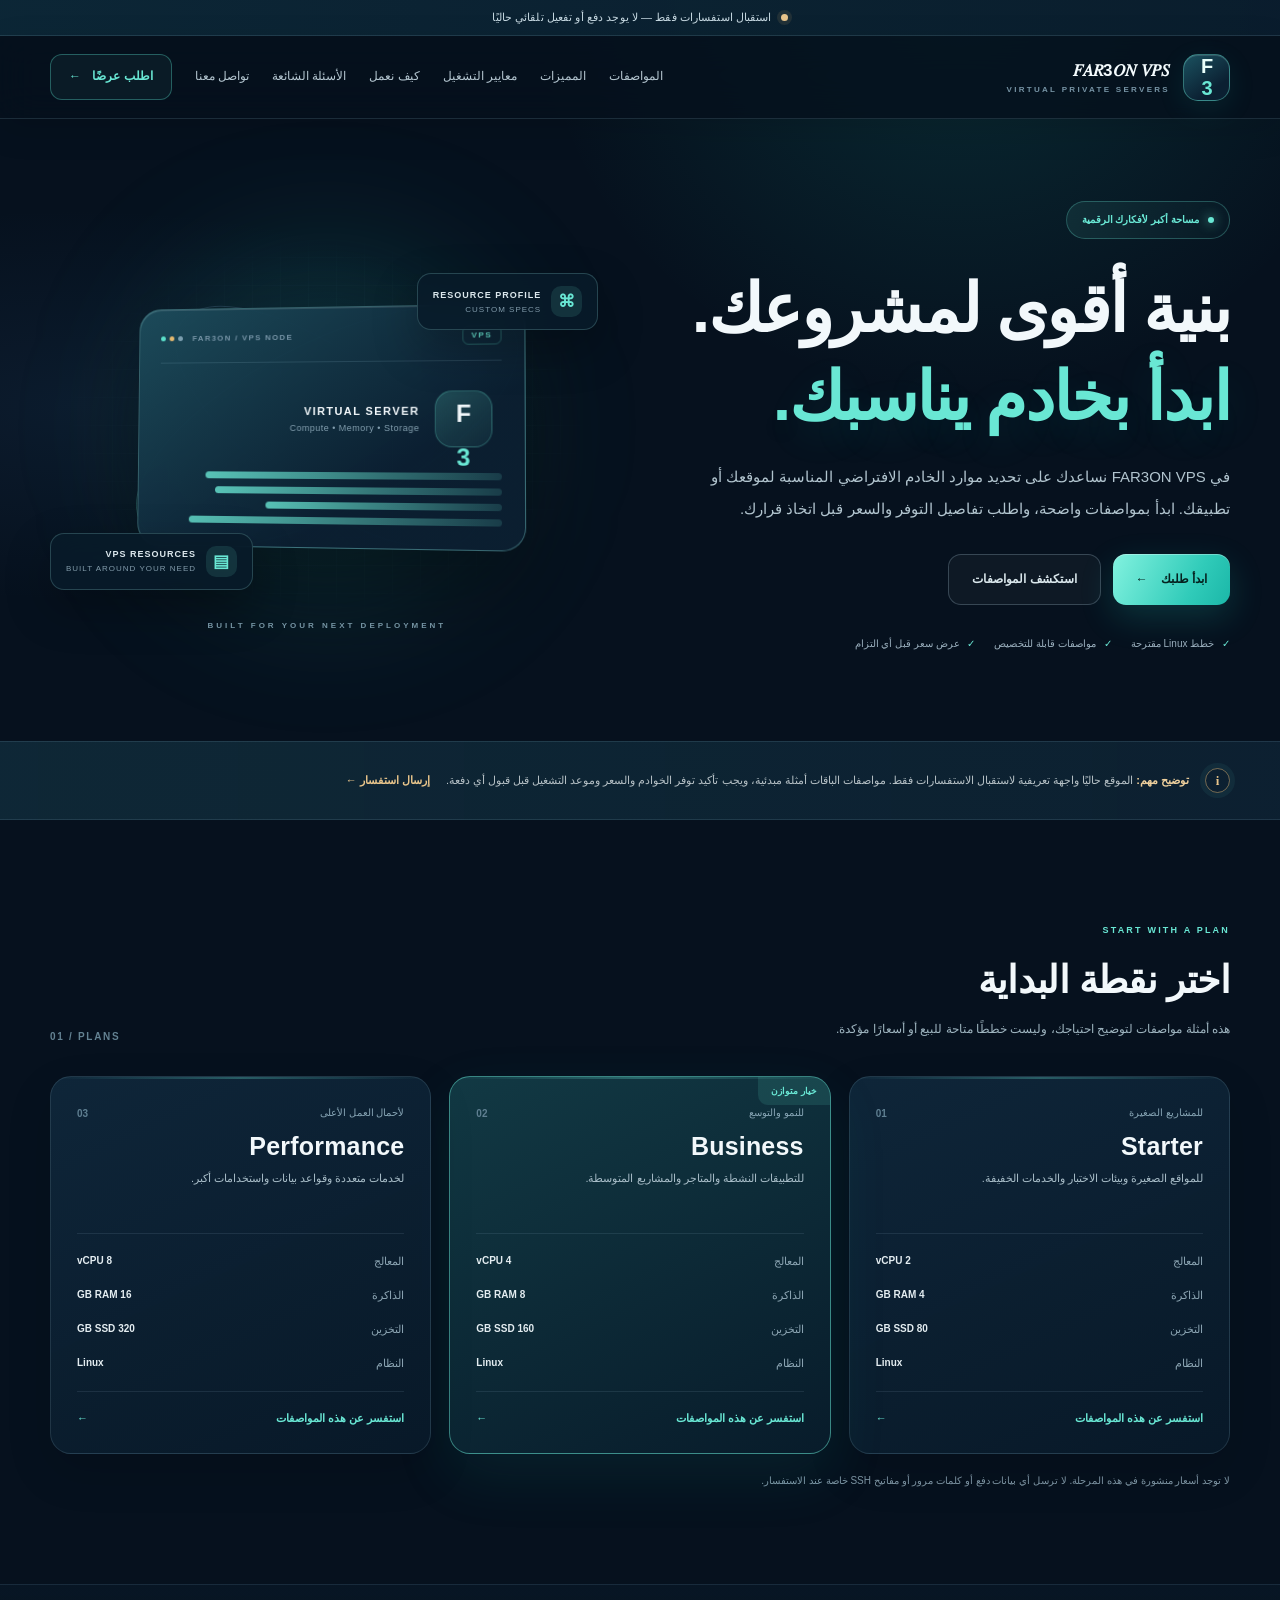
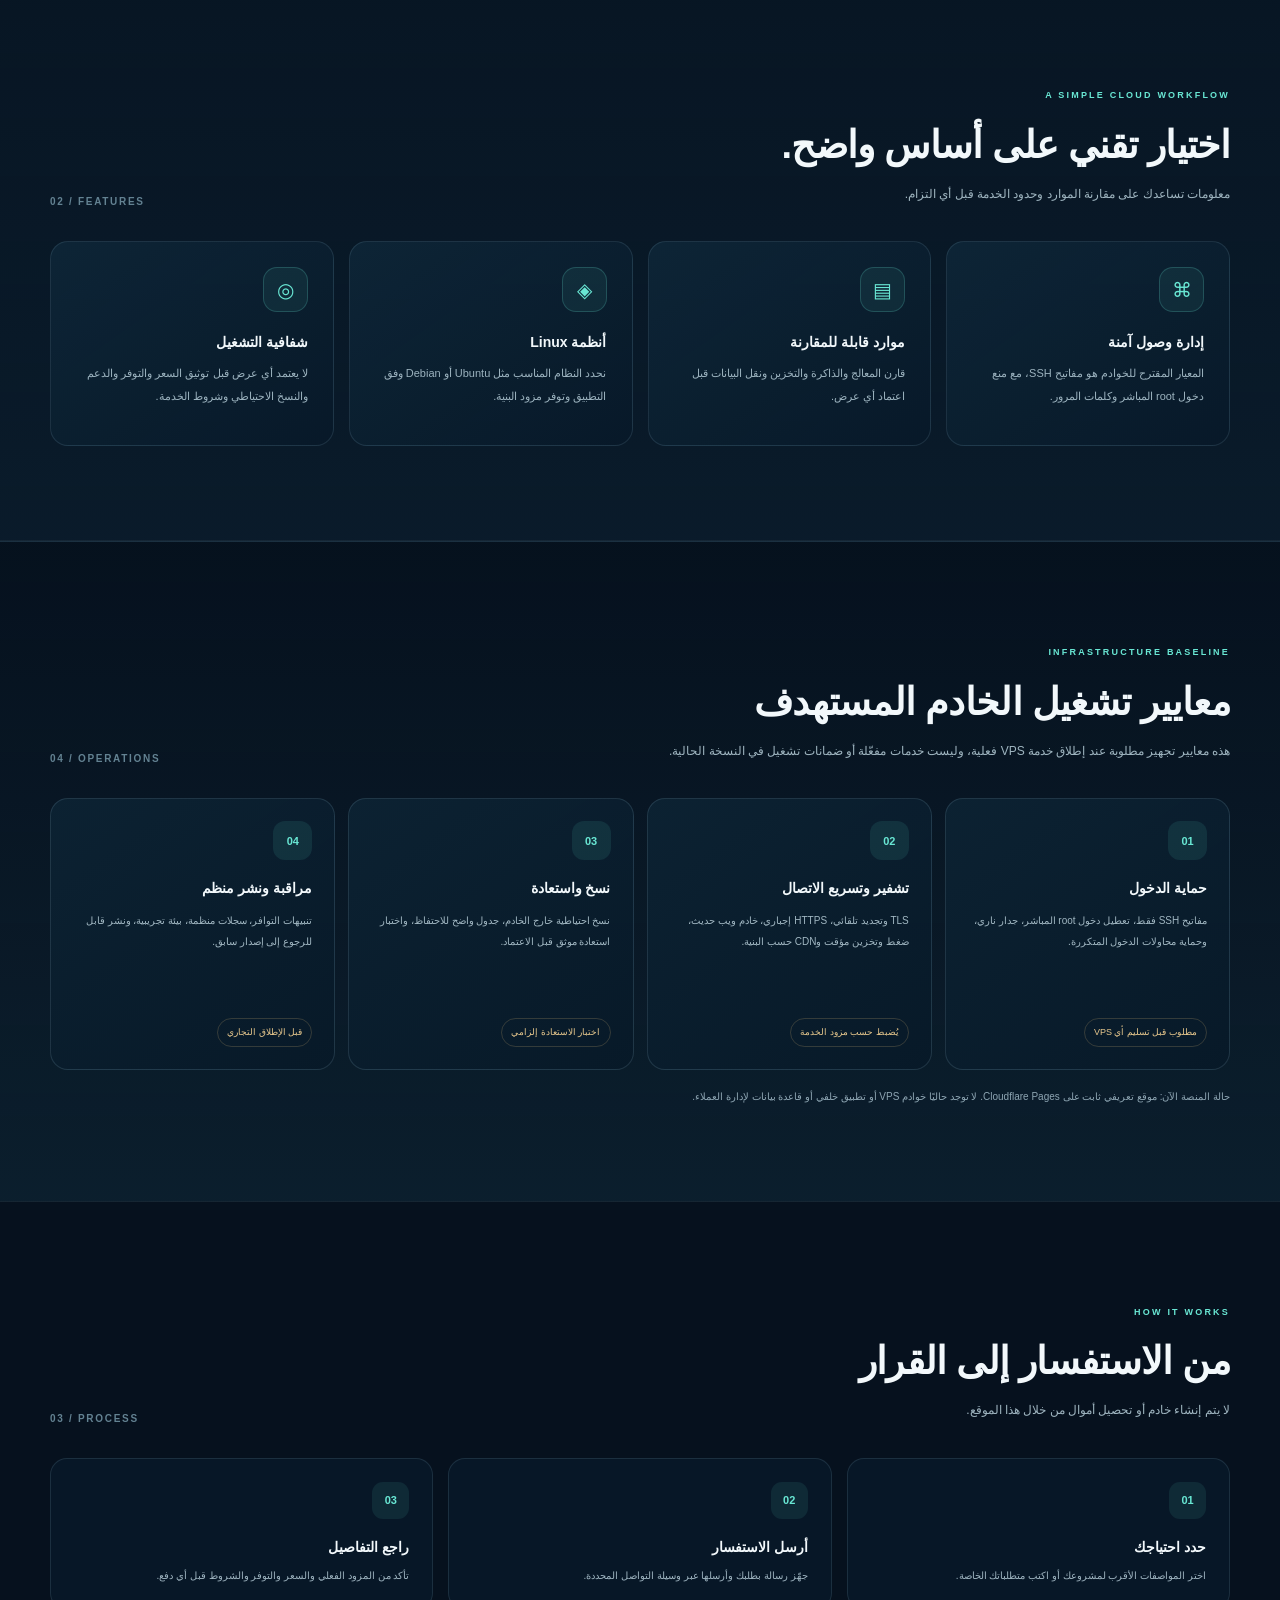
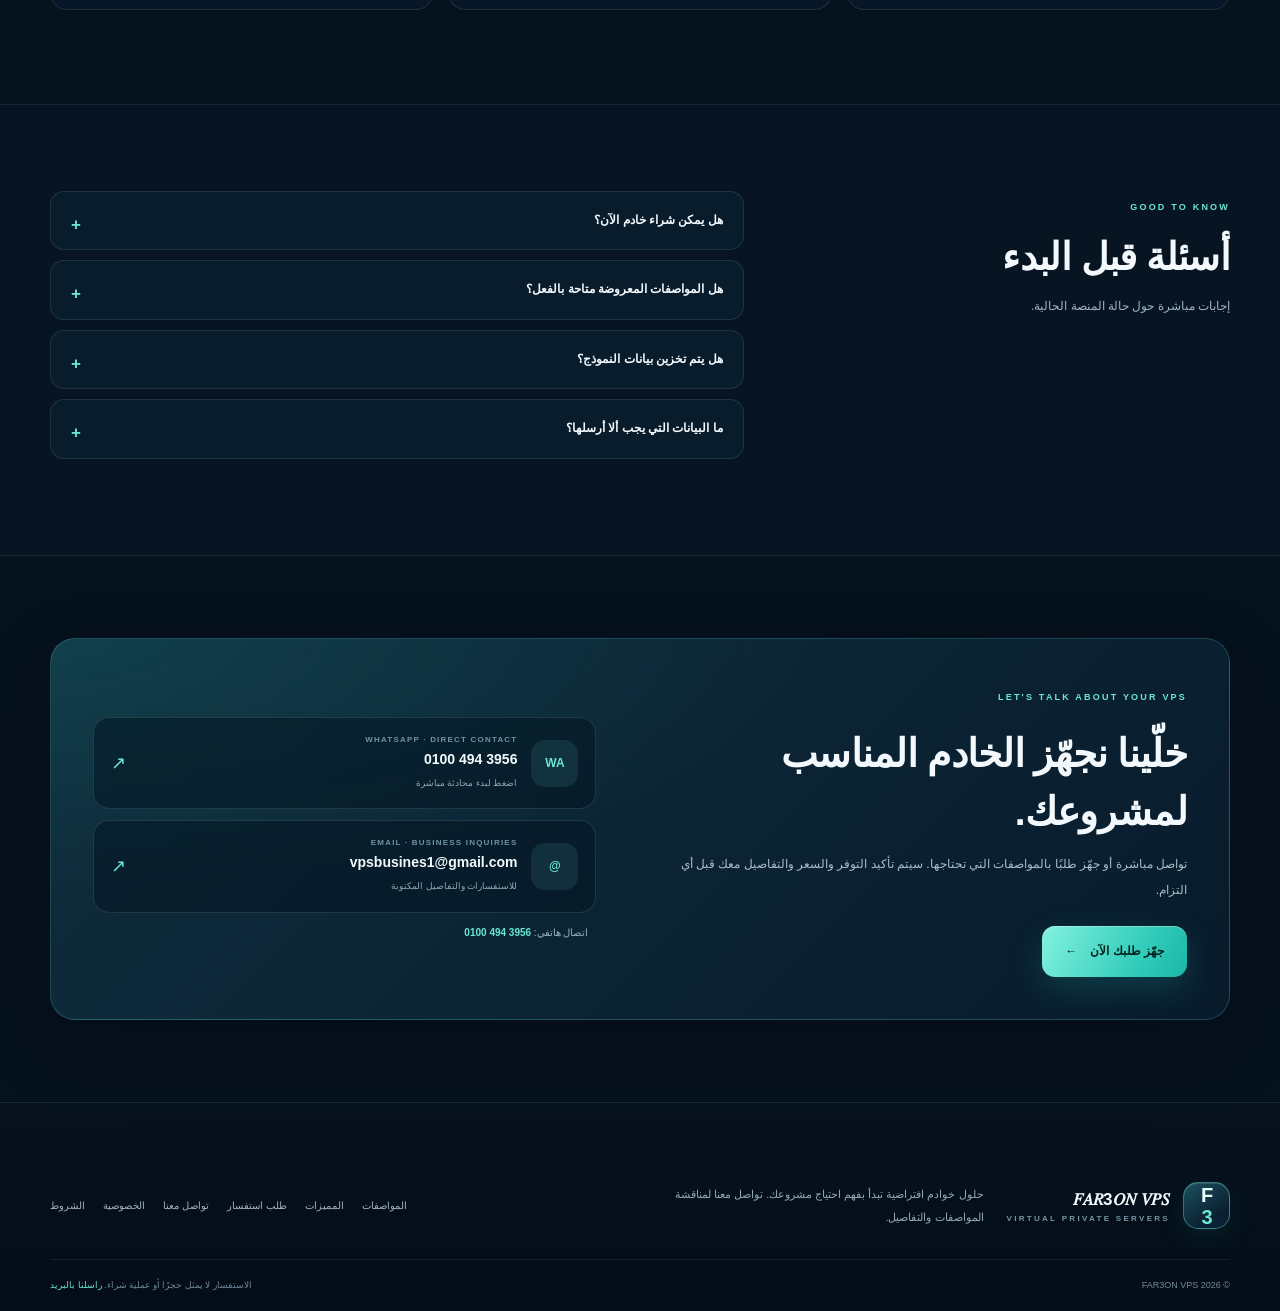
<file: index.html>
<!doctype html>
<html lang="ar" dir="rtl">
<head>
  <meta charset="utf-8">
  <meta name="viewport" content="width=device-width, initial-scale=1, viewport-fit=cover">
  <meta name="theme-color" content="#07131f">
  <meta name="color-scheme" content="dark">
  <meta property="og:locale" content="ar_EG">
  <meta name="twitter:card" content="summary">
  <meta name="description" content="FAR3ON VPS — استفسر عن خادم افتراضي VPS بمواصفات تناسب موقعك أو تطبيقك.">
  <meta property="og:type" content="website">
  <meta property="og:site_name" content="FAR3ON VPS">
  <meta property="og:title" content="FAR3ON VPS | خوادم افتراضية">
  <meta property="og:description" content="حدد احتياجات مشروعك واطلب عرضًا مخصصًا لخادم VPS.">
  <meta name="robots" content="index,follow">
  <title>FAR3ON VPS | خوادم VPS</title>
  <link rel="icon" href="/assets/favicon.svg" type="image/svg+xml">
  <link rel="stylesheet" href="/assets/site.css">
  <script src="/assets/config.js" defer></script>
  <script src="/assets/app.js" defer></script>
</head>
<body>
  <a class="skip-link" href="#main-content">تخطي إلى المحتوى</a>
  <div class="prelaunch"><span class="pulse"></span> استقبال استفسارات فقط — لا يوجد دفع أو تفعيل تلقائي حاليًا</div>
  <header class="header">
    <div class="container nav-wrap">
      <a class="brand" href="#top" aria-label="FAR3ON VPS الرئيسية">
        <span class="brand-mark">F<span>3</span></span>
        <span class="brand-name">𝐹𝐴𝑅3𝑂𝑁 𝑉𝑃𝑆<small>VIRTUAL PRIVATE SERVERS</small></span>
      </a>
      <button class="menu-toggle" id="menuToggle" type="button" aria-label="فتح القائمة" aria-expanded="false" aria-controls="navLinks">☰</button>
      <nav class="nav-links" id="navLinks" aria-label="القائمة الرئيسية">
        <a href="#plans">المواصفات</a><a href="#features">المميزات</a><a href="#standards">معايير التشغيل</a><a href="#steps">كيف نعمل</a><a href="#faq">الأسئلة الشائعة</a><a href="#contact">تواصل معنا</a>
        <a class="nav-cta" href="/request.html">اطلب عرضًا <span>←</span></a>
      </nav>
    </div>
  </header>

  <main id="top">
    <section class="hero container" id="main-content">
      <div class="hero-copy">
        <div class="eyebrow"><span class="eyebrow-dot"></span> مساحة أكبر لأفكارك الرقمية</div>
        <h1>بنية أقوى لمشروعك.<br><span>ابدأ بخادم يناسبك.</span></h1>
        <p class="hero-lead">في FAR3ON VPS نساعدك على تحديد موارد الخادم الافتراضي المناسبة لموقعك أو تطبيقك. ابدأ بمواصفات واضحة، واطلب تفاصيل التوفر والسعر قبل اتخاذ قرارك.</p>
        <div class="hero-actions"><a class="btn btn-primary" href="/request.html">ابدأ طلبك <span>←</span></a><a class="btn btn-ghost" href="#plans">استكشف المواصفات</a></div>
        <div class="hero-meta"><span><i>✓</i> خطط Linux مقترحة</span><span><i>✓</i> مواصفات قابلة للتخصيص</span><span><i>✓</i> عرض سعر قبل أي التزام</span></div>
      </div>
      <div class="hero-visual" aria-label="رسم توضيحي لخوادم افتراضية" role="img">
        <div class="visual-grid"></div><div class="visual-glow"></div>
        <div class="orbit orbit-a"></div><div class="orbit orbit-b"></div>
        <div class="server-card server-main"><div class="server-top"><span class="server-leds"><b></b><b></b><b></b></span><span>FAR3ON / VPS NODE</span><span class="server-chip">VPS</span></div><div class="server-screen"><div class="screen-mark">F<span>3</span></div><div><strong>VIRTUAL SERVER</strong><small>Compute • Memory • Storage</small></div></div><div class="server-lines"><i></i><i></i><i></i><i></i></div></div>
        <div class="float-tag tag-top"><span class="tag-icon">⌘</span><span>RESOURCE PROFILE<small>CUSTOM SPECS</small></span></div>
        <div class="float-tag tag-bottom"><span class="tag-icon">▤</span><span>VPS RESOURCES<small>BUILT AROUND YOUR NEED</small></span></div>
        <div class="visual-caption">BUILT FOR YOUR NEXT DEPLOYMENT</div>
      </div>
    </section>

    <section class="notice-band"><div class="container notice-inner"><div class="notice-icon">i</div><p><strong>توضيح مهم:</strong> الموقع حاليًا واجهة تعريفية لاستقبال الاستفسارات فقط. مواصفات الباقات أمثلة مبدئية، ويجب تأكيد توفر الخوادم والسعر وموعد التشغيل قبل قبول أي دفعة.</p><a href="/request.html">إرسال استفسار ←</a></div></section>

    <section class="section container" id="plans">
      <div class="section-heading"><div><span class="kicker">START WITH A PLAN</span><h2>اختر نقطة البداية</h2><p>هذه أمثلة مواصفات لتوضيح احتياجك، وليست خططًا متاحة للبيع أو أسعارًا مؤكدة.</p></div><span class="heading-mark">01 / PLANS</span></div>
      <div class="plans-grid">
        <article class="plan-card"><div class="plan-head"><span class="plan-type">للمشاريع الصغيرة</span><span class="plan-index">01</span></div><h3>Starter</h3><p>للمواقع الصغيرة وبيئات الاختبار والخدمات الخفيفة.</p><div class="spec-list"><div><span>المعالج</span><strong>2 vCPU</strong></div><div><span>الذاكرة</span><strong>4 GB RAM</strong></div><div><span>التخزين</span><strong>80 GB SSD</strong></div><div><span>النظام</span><strong>Linux</strong></div></div><a class="plan-link" href="/request.html?plan=starter">استفسر عن هذه المواصفات <span>←</span></a></article>
        <article class="plan-card featured"><div class="featured-label">خيار متوازن</div><div class="plan-head"><span class="plan-type">للنمو والتوسع</span><span class="plan-index">02</span></div><h3>Business</h3><p>للتطبيقات النشطة والمتاجر والمشاريع المتوسطة.</p><div class="spec-list"><div><span>المعالج</span><strong>4 vCPU</strong></div><div><span>الذاكرة</span><strong>8 GB RAM</strong></div><div><span>التخزين</span><strong>160 GB SSD</strong></div><div><span>النظام</span><strong>Linux</strong></div></div><a class="plan-link" href="/request.html?plan=business">استفسر عن هذه المواصفات <span>←</span></a></article>
        <article class="plan-card"><div class="plan-head"><span class="plan-type">لأحمال العمل الأعلى</span><span class="plan-index">03</span></div><h3>Performance</h3><p>لخدمات متعددة وقواعد بيانات واستخدامات أكبر.</p><div class="spec-list"><div><span>المعالج</span><strong>8 vCPU</strong></div><div><span>الذاكرة</span><strong>16 GB RAM</strong></div><div><span>التخزين</span><strong>320 GB SSD</strong></div><div><span>النظام</span><strong>Linux</strong></div></div><a class="plan-link" href="/request.html?plan=performance">استفسر عن هذه المواصفات <span>←</span></a></article>
      </div>
      <p class="fine-print">لا توجد أسعار منشورة في هذه المرحلة. لا ترسل أي بيانات دفع أو كلمات مرور أو مفاتيح SSH خاصة عند الاستفسار.</p>
    </section>

    <section class="section feature-section" id="features"><div class="container"><div class="section-heading"><div><span class="kicker">A SIMPLE CLOUD WORKFLOW</span><h2>اختيار تقني على أساس واضح.</h2><p>معلومات تساعدك على مقارنة الموارد وحدود الخدمة قبل أي التزام.</p></div><span class="heading-mark">02 / FEATURES</span></div><div class="features-grid">
      <article class="feature"><span class="feature-icon">⌘</span><h3>إدارة وصول آمنة</h3><p>المعيار المقترح للخوادم هو مفاتيح SSH، مع منع دخول root المباشر وكلمات المرور.</p></article>
      <article class="feature"><span class="feature-icon">▤</span><h3>موارد قابلة للمقارنة</h3><p>قارن المعالج والذاكرة والتخزين ونقل البيانات قبل اعتماد أي عرض.</p></article>
      <article class="feature"><span class="feature-icon">◈</span><h3>أنظمة Linux</h3><p>نحدد النظام المناسب مثل Ubuntu أو Debian وفق التطبيق وتوفر مزود البنية.</p></article>
      <article class="feature"><span class="feature-icon">◎</span><h3>شفافية التشغيل</h3><p>لا يعتمد أي عرض قبل توثيق السعر والتوفر والدعم والنسخ الاحتياطي وشروط الخدمة.</p></article>
    </div></div></section>

    <section class="section standards-section" id="standards">
      <div class="container">
        <div class="section-heading">
          <div><span class="kicker">INFRASTRUCTURE BASELINE</span><h2>معايير تشغيل الخادم المستهدف</h2><p>هذه معايير تجهيز مطلوبة عند إطلاق خدمة VPS فعلية، وليست خدمات مفعّلة أو ضمانات تشغيل في النسخة الحالية.</p></div>
          <span class="heading-mark">04 / OPERATIONS</span>
        </div>
        <div class="standards-grid">
          <article class="standard-card"><span class="standard-number">01</span><h3>حماية الدخول</h3><p>مفاتيح SSH فقط، تعطيل دخول root المباشر، جدار ناري، وحماية محاولات الدخول المتكررة.</p><span class="standard-state">مطلوب قبل تسليم أي VPS</span></article>
          <article class="standard-card"><span class="standard-number">02</span><h3>تشفير وتسريع الاتصال</h3><p>TLS وتجديد تلقائي، HTTPS إجباري، خادم ويب حديث، ضغط وتخزين مؤقت وCDN حسب البنية.</p><span class="standard-state">يُضبط حسب مزود الخدمة</span></article>
          <article class="standard-card"><span class="standard-number">03</span><h3>نسخ واستعادة</h3><p>نسخ احتياطية خارج الخادم، جدول واضح للاحتفاظ، واختبار استعادة موثق قبل الاعتماد.</p><span class="standard-state">اختبار الاستعادة إلزامي</span></article>
          <article class="standard-card"><span class="standard-number">04</span><h3>مراقبة ونشر منظم</h3><p>تنبيهات التوافر، سجلات منظمة، بيئة تجريبية، ونشر قابل للرجوع إلى إصدار سابق.</p><span class="standard-state">قبل الإطلاق التجاري</span></article>
        </div>
        <p class="standards-disclaimer">حالة المنصة الآن: موقع تعريفي ثابت على Cloudflare Pages. لا توجد حاليًا خوادم VPS أو تطبيق خلفي أو قاعدة بيانات لإدارة العملاء.</p>
      </div>
    </section>

    <section class="section container" id="steps"><div class="section-heading"><div><span class="kicker">HOW IT WORKS</span><h2>من الاستفسار إلى القرار</h2><p>لا يتم إنشاء خادم أو تحصيل أموال من خلال هذا الموقع.</p></div><span class="heading-mark">03 / PROCESS</span></div><div class="steps-grid"><article class="step"><span>01</span><h3>حدد احتياجك</h3><p>اختر المواصفات الأقرب لمشروعك أو اكتب متطلباتك الخاصة.</p></article><article class="step"><span>02</span><h3>أرسل الاستفسار</h3><p>جهّز رسالة بطلبك وأرسلها عبر وسيلة التواصل المحددة.</p></article><article class="step"><span>03</span><h3>راجع التفاصيل</h3><p>تأكد من المزود الفعلي والسعر والتوفر والشروط قبل أي دفع.</p></article></div></section>

    <section class="faq-section" id="faq"><div class="container faq-layout"><div><span class="kicker">GOOD TO KNOW</span><h2>أسئلة قبل البدء</h2><p>إجابات مباشرة حول حالة المنصة الحالية.</p></div><div class="faq-list">
      <details><summary>هل يمكن شراء خادم الآن؟</summary><p>لا. الموقع في مرحلة استقبال الاستفسارات فقط. لا توجد عملية شراء أو دفع أو تفعيل تلقائي حاليًا.</p></details>
      <details><summary>هل المواصفات المعروضة متاحة بالفعل؟</summary><p>هي أمثلة إرشادية لمساعدة العميل على تحديد احتياجه. يجب التحقق من توفرها لدى مزود البنية التحتية قبل تقديم عرض نهائي.</p></details>
      <details><summary>هل يتم تخزين بيانات النموذج؟</summary><p>لا. النسخة المجانية لا تحتوي على قاعدة بيانات أو نظام حسابات. يتم تجهيز رسالة على جهاز الزائر ليرسلها بنفسه عبر وسيلة التواصل المتاحة.</p></details>
      <details><summary>ما البيانات التي يجب ألا أرسلها؟</summary><p>لا ترسل كلمات مرور أو بيانات بطاقات أو مفاتيح SSH خاصة أو مستندات هوية. الاستفسار الأولي يحتاج فقط إلى بيانات تواصل عامة ووصف للمواصفات المطلوبة.</p></details>
    </div></div></section>

    <section class="contact-section container" id="contact" aria-labelledby="contactTitle">
      <div class="contact-copy">
        <span class="kicker">LET'S TALK ABOUT YOUR VPS</span>
        <h2 id="contactTitle">خلّينا نجهّز الخادم المناسب لمشروعك.</h2>
        <p>تواصل مباشرة أو جهّز طلبًا بالمواصفات التي تحتاجها. سيتم تأكيد التوفر والسعر والتفاصيل معك قبل أي التزام.</p>
        <a class="btn btn-primary" href="/request.html">جهّز طلبك الآن <span>←</span></a>
      </div>
      <div class="contact-methods">
        <a class="contact-method whatsapp-method" data-contact-whatsapp href="https://wa.me/201004943956" target="_blank" rel="noopener noreferrer">
          <span class="contact-symbol">WA</span><span class="contact-method-copy"><small>WHATSAPP · DIRECT CONTACT</small><strong data-contact-number>0100 494 3956</strong><em>اضغط لبدء محادثة مباشرة</em></span><span class="contact-arrow">↗</span>
        </a>
        <a class="contact-method email-method" data-contact-email-link href="mailto:vpsbusines1@gmail.com">
          <span class="contact-symbol">@</span><span class="contact-method-copy"><small>EMAIL · BUSINESS INQUIRIES</small><strong data-contact-email>vpsbusines1@gmail.com</strong><em>للاستفسارات والتفاصيل المكتوبة</em></span><span class="contact-arrow">↗</span>
        </a>
        <a class="contact-phone-link" data-contact-phone href="tel:+201004943956">اتصال هاتفي: <b data-contact-number>0100 494 3956</b></a>
      </div>
    </section>
  </main>

  <footer class="footer"><div class="container footer-main"><a class="brand" href="#top"><span class="brand-mark">F<span>3</span></span><span class="brand-name">𝐹𝐴𝑅3𝑂𝑁 𝑉𝑃𝑆<small>VIRTUAL PRIVATE SERVERS</small></span></a><p>حلول خوادم افتراضية تبدأ بفهم احتياج مشروعك. تواصل معنا لمناقشة المواصفات والتفاصيل.</p><div class="footer-links"><a href="#plans">المواصفات</a><a href="#features">المميزات</a><a href="/request.html">طلب استفسار</a><a href="#contact">تواصل معنا</a><a href="/privacy.html">الخصوصية</a><a href="/terms.html">الشروط</a></div></div><div class="container footer-bottom"><span>© <span id="year"></span> FAR3ON VPS</span><span>الاستفسار لا يمثل حجزًا أو عملية شراء. <a data-contact-email-link href="mailto:vpsbusines1@gmail.com">راسلنا بالبريد</a></span></div></footer>
</body>
</html>
</file>
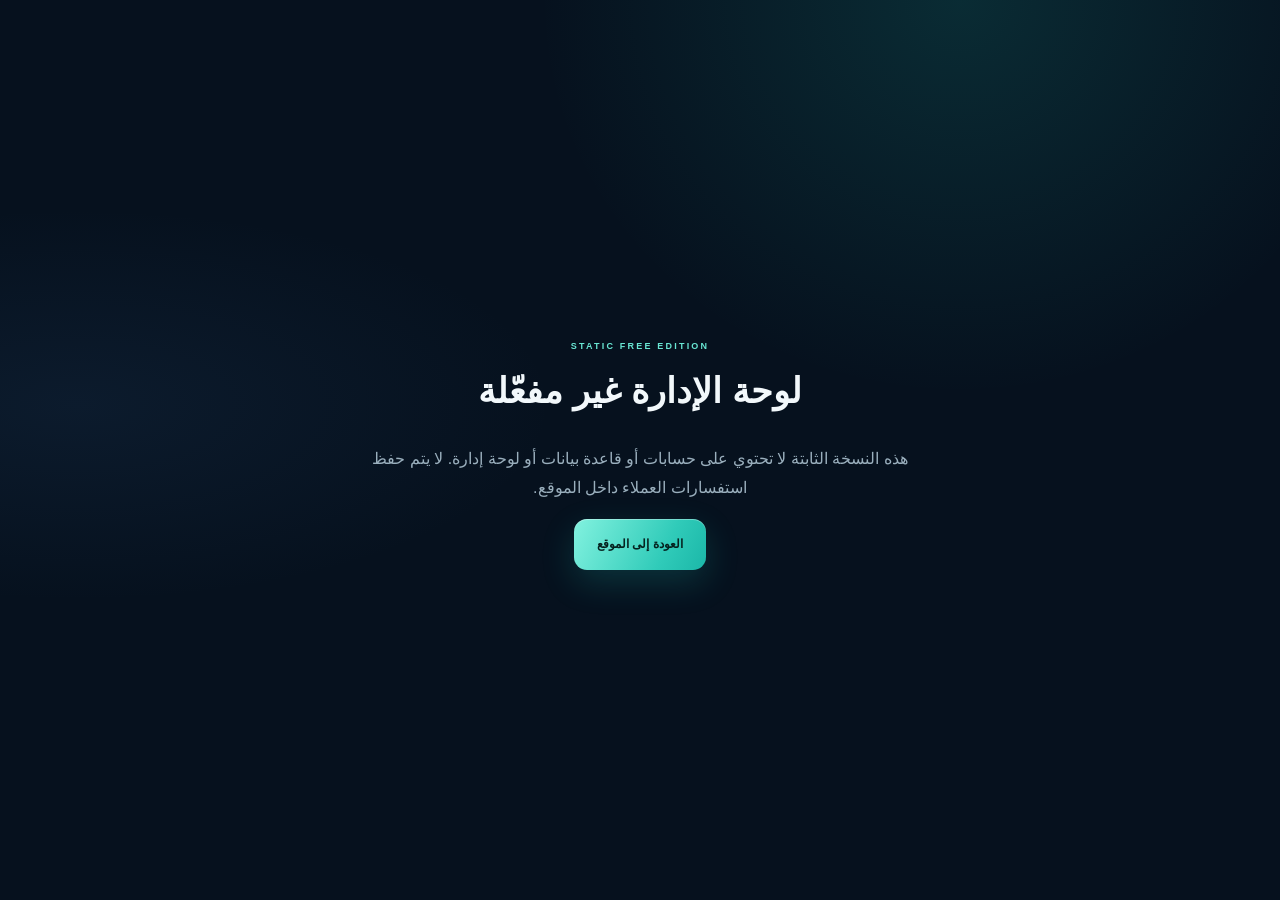
<file: admin-disabled.html>
<!doctype html>
<html lang="ar" dir="rtl"><head><meta charset="utf-8"><meta name="viewport" content="width=device-width,initial-scale=1"><meta name="robots" content="noindex,nofollow"><meta name="theme-color" content="#07131f"><title>لوحة الإدارة غير مفعّلة | FAR3ON VPS</title><link rel="stylesheet" href="/assets/site.css"></head><body class="error-page"><main class="container admin-disabled-shell"><div class="admin-disabled-content"><div class="kicker">STATIC FREE EDITION</div><h1 class="admin-title">لوحة الإدارة غير مفعّلة</h1><p class="admin-description">هذه النسخة الثابتة لا تحتوي على حسابات أو قاعدة بيانات أو لوحة إدارة. لا يتم حفظ استفسارات العملاء داخل الموقع.</p><a class="btn btn-primary" href="/">العودة إلى الموقع</a></div></main></body></html>
</file>
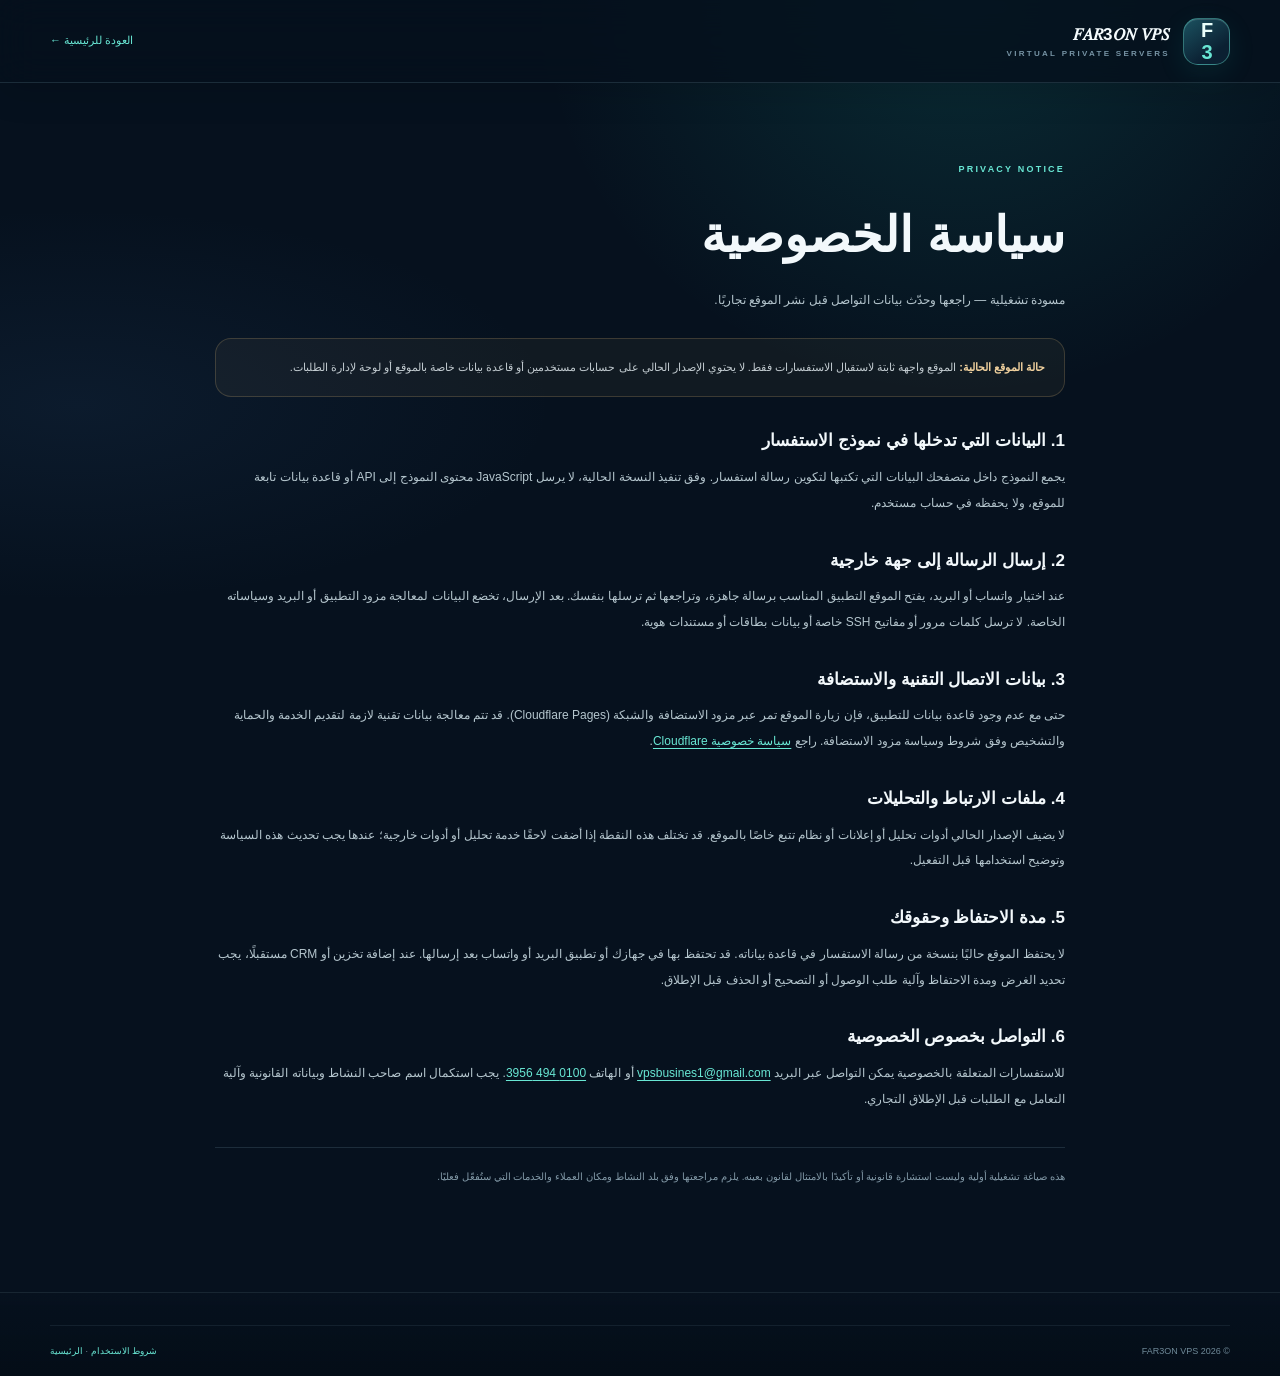
<file: privacy.html>
<!doctype html>
<html lang="ar" dir="rtl">
<head>
  <meta charset="utf-8">
  <meta name="viewport" content="width=device-width, initial-scale=1, viewport-fit=cover">
  <meta name="theme-color" content="#07131f">
  <meta name="robots" content="index,follow">
  <meta name="description" content="سياسة الخصوصية لموقع FAR3ON VPS.">
  <title>سياسة الخصوصية | FAR3ON VPS</title>
  <link rel="icon" href="/assets/favicon.svg" type="image/svg+xml">
  <link rel="stylesheet" href="/assets/site.css">
</head>
<body class="legal-page">
  <a class="skip-link" href="#legal-content">تخطي إلى المحتوى</a>
  <header class="header"><div class="container nav-wrap"><a class="brand" href="/"><span class="brand-mark">F<span>3</span></span><span class="brand-name">𝐹𝐴𝑅3𝑂𝑁 𝑉𝑃𝑆<small>VIRTUAL PRIVATE SERVERS</small></span></a><a class="back-link" href="/">العودة للرئيسية ←</a></div></header>
  <main class="container legal-shell" id="legal-content">
    <span class="kicker">PRIVACY NOTICE</span>
    <h1>سياسة الخصوصية</h1>
    <p class="legal-updated">مسودة تشغيلية — راجعها وحدّث بيانات التواصل قبل نشر الموقع تجاريًا.</p>
    <div class="legal-callout"><strong>حالة الموقع الحالية:</strong> الموقع واجهة ثابتة لاستقبال الاستفسارات فقط. لا يحتوي الإصدار الحالي على حسابات مستخدمين أو قاعدة بيانات خاصة بالموقع أو لوحة لإدارة الطلبات.</div>
    <h2>1. البيانات التي تدخلها في نموذج الاستفسار</h2>
    <p>يجمع النموذج داخل متصفحك البيانات التي تكتبها لتكوين رسالة استفسار. وفق تنفيذ النسخة الحالية، لا يرسل JavaScript محتوى النموذج إلى API أو قاعدة بيانات تابعة للموقع، ولا يحفظه في حساب مستخدم.</p>
    <h2>2. إرسال الرسالة إلى جهة خارجية</h2>
    <p>عند اختيار واتساب أو البريد، يفتح الموقع التطبيق المناسب برسالة جاهزة، وتراجعها ثم ترسلها بنفسك. بعد الإرسال، تخضع البيانات لمعالجة مزود التطبيق أو البريد وسياساته الخاصة. لا ترسل كلمات مرور أو مفاتيح SSH خاصة أو بيانات بطاقات أو مستندات هوية.</p>
    <h2>3. بيانات الاتصال التقنية والاستضافة</h2>
    <p>حتى مع عدم وجود قاعدة بيانات للتطبيق، فإن زيارة الموقع تمر عبر مزود الاستضافة والشبكة (Cloudflare Pages). قد تتم معالجة بيانات تقنية لازمة لتقديم الخدمة والحماية والتشخيص وفق شروط وسياسة مزود الاستضافة. راجع <a href="https://www.cloudflare.com/privacypolicy/" target="_blank" rel="noopener noreferrer">سياسة خصوصية Cloudflare</a>.</p>
    <h2>4. ملفات الارتباط والتحليلات</h2>
    <p>لا يضيف الإصدار الحالي أدوات تحليل أو إعلانات أو نظام تتبع خاصًا بالموقع. قد تختلف هذه النقطة إذا أضفت لاحقًا خدمة تحليل أو أدوات خارجية؛ عندها يجب تحديث هذه السياسة وتوضيح استخدامها قبل التفعيل.</p>
    <h2>5. مدة الاحتفاظ وحقوقك</h2>
    <p>لا يحتفظ الموقع حاليًا بنسخة من رسالة الاستفسار في قاعدة بياناته. قد تحتفظ بها في جهازك أو تطبيق البريد أو واتساب بعد إرسالها. عند إضافة تخزين أو CRM مستقبلًا، يجب تحديد الغرض ومدة الاحتفاظ وآلية طلب الوصول أو التصحيح أو الحذف قبل الإطلاق.</p>
    <h2>6. التواصل بخصوص الخصوصية</h2>
    <p>للاستفسارات المتعلقة بالخصوصية يمكن التواصل عبر البريد <a href="mailto:vpsbusines1@gmail.com">vpsbusines1@gmail.com</a> أو الهاتف <a href="tel:+201004943956">0100 494 3956</a>. يجب استكمال اسم صاحب النشاط وبياناته القانونية وآلية التعامل مع الطلبات قبل الإطلاق التجاري.</p>
    <p class="legal-footnote">هذه صياغة تشغيلية أولية وليست استشارة قانونية أو تأكيدًا بالامتثال لقانون بعينه. يلزم مراجعتها وفق بلد النشاط ومكان العملاء والخدمات التي ستُفعّل فعليًا.</p>
  </main>
  <footer class="footer"><div class="container footer-bottom"><span>© <span id="year">2026</span> FAR3ON VPS</span><span><a href="/terms.html">شروط الاستخدام</a> · <a href="/">الرئيسية</a></span></div></footer>
</body>
</html>
</file>
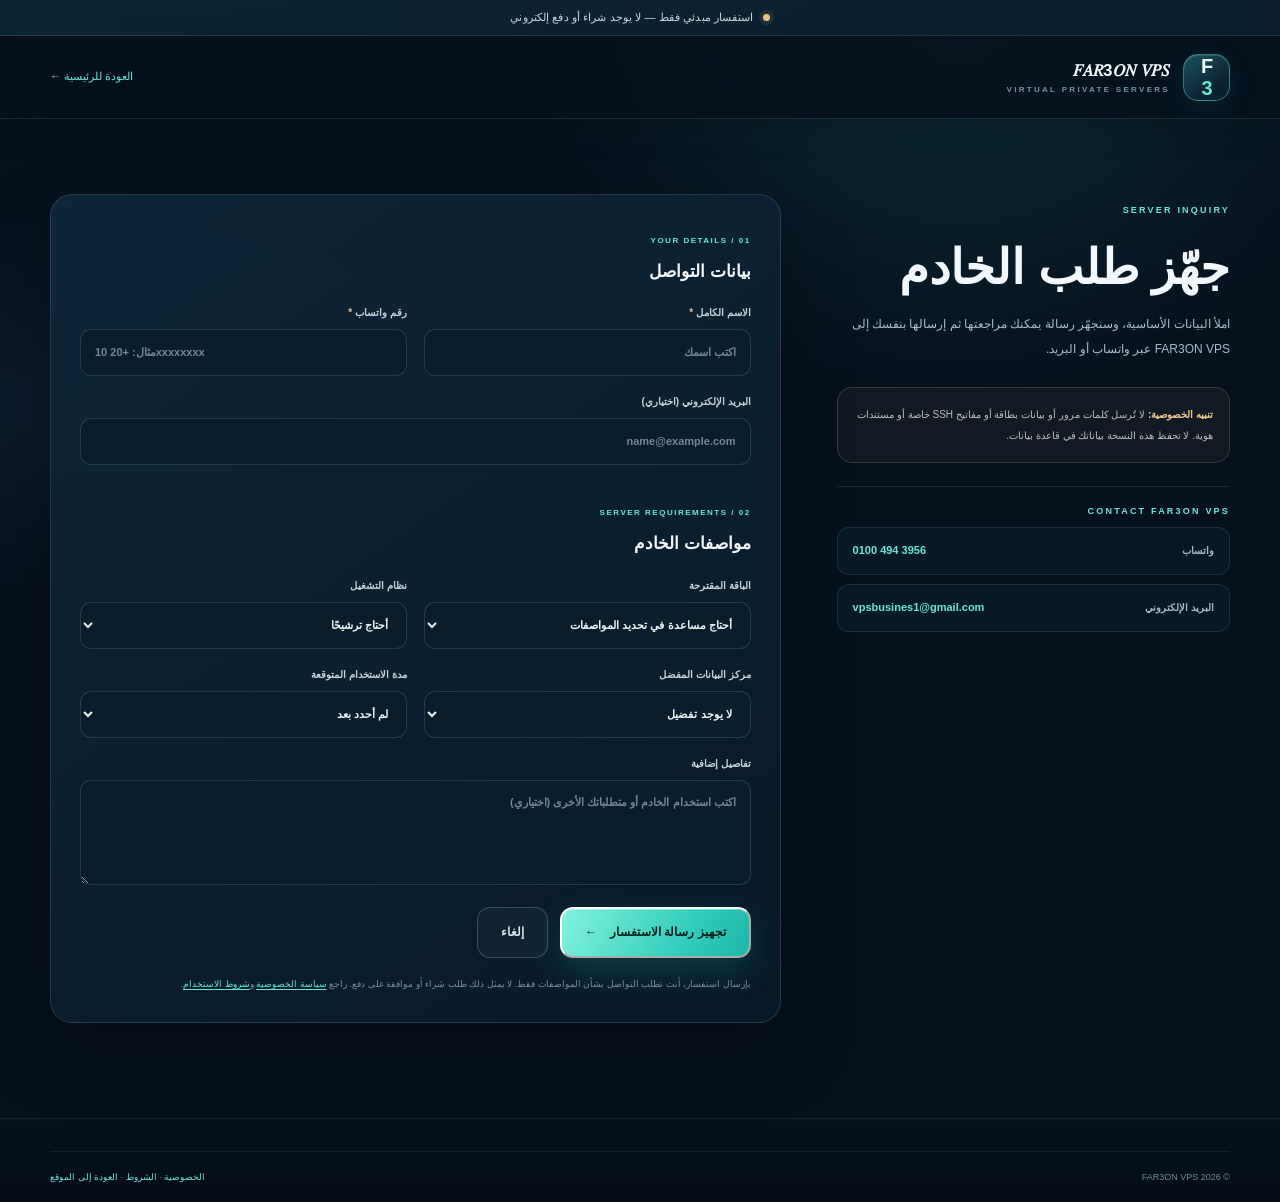
<file: request.html>
<!doctype html>
<html lang="ar" dir="rtl">
<head>
  <meta charset="utf-8"><meta name="viewport" content="width=device-width, initial-scale=1, viewport-fit=cover"><meta name="theme-color" content="#07131f">
  <meta name="description" content="جهّز استفسارك عن خادم VPS من FAR3ON VPS."><meta name="robots" content="noindex,follow">
  <title>طلب استفسار | FAR3ON VPS</title><link rel="icon" href="/assets/favicon.svg" type="image/svg+xml"><link rel="stylesheet" href="/assets/site.css">
  <script src="/assets/config.js" defer></script><script src="/assets/app.js" defer></script>
</head>
<body class="request-page">
  <a class="skip-link" href="#requestForm">تخطي إلى نموذج الطلب</a>
  <div class="prelaunch"><span class="pulse"></span> استفسار مبدئي فقط — لا يوجد شراء أو دفع إلكتروني</div>
  <header class="header"><div class="container nav-wrap"><a class="brand" href="/"><span class="brand-mark">F<span>3</span></span><span class="brand-name">𝐹𝐴𝑅3𝑂𝑁 𝑉𝑃𝑆<small>VIRTUAL PRIVATE SERVERS</small></span></a><a class="back-link" href="/">العودة للرئيسية ←</a></div></header>
  <main class="container request-shell">
    <div class="request-intro"><span class="kicker">SERVER INQUIRY</span><h1>جهّز طلب الخادم</h1><p>املأ البيانات الأساسية، وسنجهّز رسالة يمكنك مراجعتها ثم إرسالها بنفسك إلى FAR3ON VPS عبر واتساب أو البريد.</p><div class="request-notice"><strong>تنبيه الخصوصية:</strong> لا تُرسل كلمات مرور أو بيانات بطاقة أو مفاتيح SSH خاصة أو مستندات هوية. لا تحفظ هذه النسخة بياناتك في قاعدة بيانات.</div><div class="request-contact"><span class="kicker">CONTACT FAR3ON VPS</span><a data-contact-whatsapp href="https://wa.me/201004943956" target="_blank" rel="noopener noreferrer"><b>واتساب</b><strong data-contact-number>0100 494 3956</strong></a><a data-contact-email-link href="mailto:vpsbusines1@gmail.com"><b>البريد الإلكتروني</b><strong data-contact-email>vpsbusines1@gmail.com</strong></a></div></div>
    <form class="request-form" id="requestForm" autocomplete="on">
      <div class="form-title"><span>01 / YOUR DETAILS</span><h2>بيانات التواصل</h2></div>
      <div class="form-grid"><label>الاسم الكامل <em>*</em><input name="name" required minlength="2" maxlength="90" autocomplete="name" placeholder="اكتب اسمك"></label><label>رقم واتساب <em>*</em><input name="phone" type="tel" required minlength="7" maxlength="24" autocomplete="tel" placeholder="مثال: +20 10xxxxxxxx"></label><label class="full">البريد الإلكتروني (اختياري)<input name="email" type="email" maxlength="160" autocomplete="email" placeholder="name@example.com"></label></div>
      <div class="form-title form-title-spaced"><span>02 / SERVER REQUIREMENTS</span><h2>مواصفات الخادم</h2></div>
      <div class="form-grid"><label>الباقة المقترحة<select name="plan"><option value="استشارة لتحديد المواصفات">أحتاج مساعدة في تحديد المواصفات</option><option value="Starter">Starter — 2 vCPU / 4 GB RAM / 80 GB SSD</option><option value="Business">Business — 4 vCPU / 8 GB RAM / 160 GB SSD</option><option value="Performance">Performance — 8 vCPU / 16 GB RAM / 320 GB SSD</option><option value="مواصفات مخصصة">مواصفات مخصصة</option></select></label><label>نظام التشغيل<select name="os"><option>أحتاج ترشيحًا</option><option>Ubuntu</option><option>Debian</option><option>نظام آخر</option></select></label><label>مركز البيانات المفضل<select name="region"><option>لا يوجد تفضيل</option><option>أوروبا</option><option>الشرق الأوسط</option><option>أمريكا الشمالية</option><option>موقع آخر</option></select></label><label>مدة الاستخدام المتوقعة<select name="term"><option>لم أحدد بعد</option><option>شهر</option><option>3 أشهر</option><option>6 أشهر</option><option>سنة</option></select></label><label class="full">تفاصيل إضافية<textarea name="notes" rows="4" maxlength="1200" placeholder="اكتب استخدام الخادم أو متطلباتك الأخرى (اختياري)"></textarea></label></div>
      <div class="form-actions"><button class="btn btn-primary" type="submit">تجهيز رسالة الاستفسار <span>←</span></button><a class="btn btn-ghost" href="/">إلغاء</a></div>
      <div class="form-result" id="formResult" role="status" aria-live="polite" hidden></div>
      <div class="privacy-line">بإرسال استفسار، أنت تطلب التواصل بشأن المواصفات فقط. لا يمثل ذلك طلب شراء أو موافقة على دفع. راجع <a href="/privacy.html">سياسة الخصوصية</a> و<a href="/terms.html">شروط الاستخدام</a>.</div>
    </form>
  </main>
  <footer class="footer"><div class="container footer-bottom"><span>© <span id="year"></span> FAR3ON VPS</span><span><a href="/privacy.html">الخصوصية</a> · <a href="/terms.html">الشروط</a> · <a href="/">العودة إلى الموقع</a></span></div></footer>
</body>
</html>
</file>
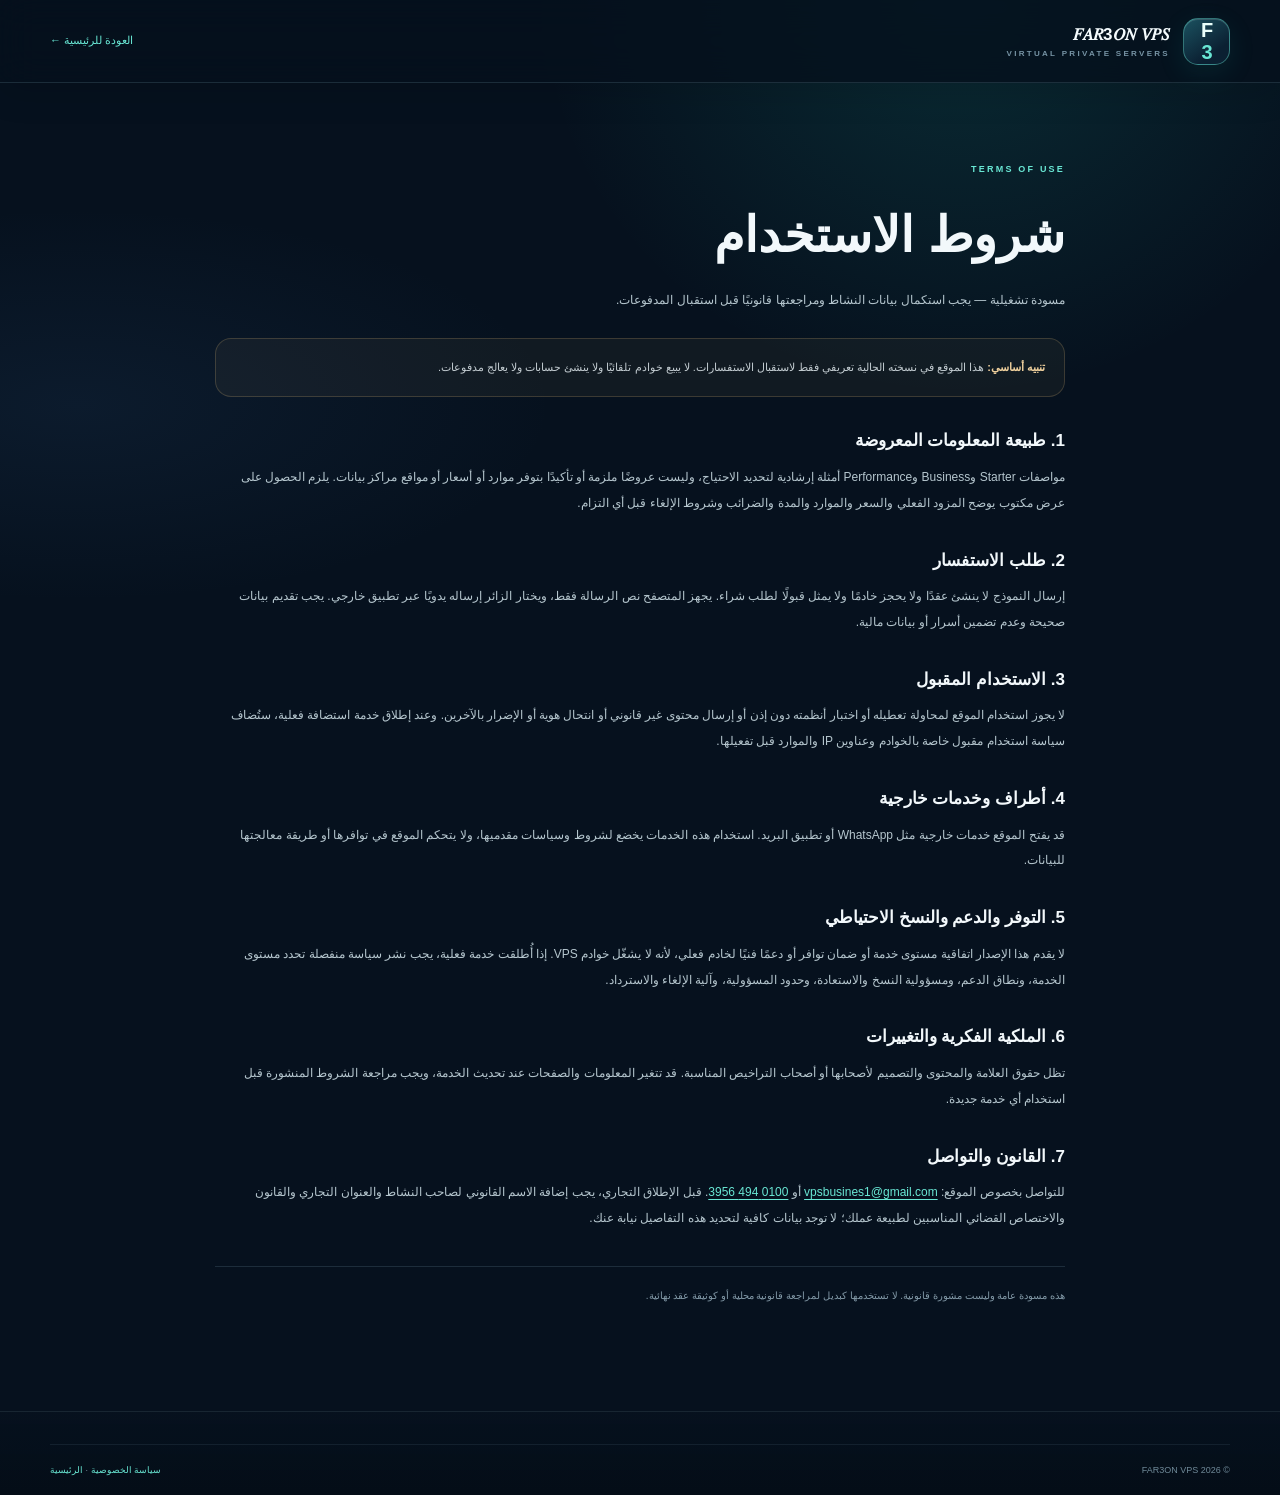
<file: terms.html>
<!doctype html>
<html lang="ar" dir="rtl">
<head>
  <meta charset="utf-8">
  <meta name="viewport" content="width=device-width, initial-scale=1, viewport-fit=cover">
  <meta name="theme-color" content="#07131f">
  <meta name="robots" content="index,follow">
  <meta name="description" content="شروط استخدام موقع FAR3ON VPS.">
  <title>شروط الاستخدام | FAR3ON VPS</title>
  <link rel="icon" href="/assets/favicon.svg" type="image/svg+xml">
  <link rel="stylesheet" href="/assets/site.css">
</head>
<body class="legal-page">
  <a class="skip-link" href="#legal-content">تخطي إلى المحتوى</a>
  <header class="header"><div class="container nav-wrap"><a class="brand" href="/"><span class="brand-mark">F<span>3</span></span><span class="brand-name">𝐹𝐴𝑅3𝑂𝑁 𝑉𝑃𝑆<small>VIRTUAL PRIVATE SERVERS</small></span></a><a class="back-link" href="/">العودة للرئيسية ←</a></div></header>
  <main class="container legal-shell" id="legal-content">
    <span class="kicker">TERMS OF USE</span>
    <h1>شروط الاستخدام</h1>
    <p class="legal-updated">مسودة تشغيلية — يجب استكمال بيانات النشاط ومراجعتها قانونيًا قبل استقبال المدفوعات.</p>
    <div class="legal-callout"><strong>تنبيه أساسي:</strong> هذا الموقع في نسخته الحالية تعريفي فقط لاستقبال الاستفسارات. لا يبيع خوادم تلقائيًا ولا ينشئ حسابات ولا يعالج مدفوعات.</div>
    <h2>1. طبيعة المعلومات المعروضة</h2>
    <p>مواصفات Starter وBusiness وPerformance أمثلة إرشادية لتحديد الاحتياج، وليست عروضًا ملزمة أو تأكيدًا بتوفر موارد أو أسعار أو مواقع مراكز بيانات. يلزم الحصول على عرض مكتوب يوضح المزود الفعلي والسعر والموارد والمدة والضرائب وشروط الإلغاء قبل أي التزام.</p>
    <h2>2. طلب الاستفسار</h2>
    <p>إرسال النموذج لا ينشئ عقدًا ولا يحجز خادمًا ولا يمثل قبولًا لطلب شراء. يجهز المتصفح نص الرسالة فقط، ويختار الزائر إرساله يدويًا عبر تطبيق خارجي. يجب تقديم بيانات صحيحة وعدم تضمين أسرار أو بيانات مالية.</p>
    <h2>3. الاستخدام المقبول</h2>
    <p>لا يجوز استخدام الموقع لمحاولة تعطيله أو اختبار أنظمته دون إذن أو إرسال محتوى غير قانوني أو انتحال هوية أو الإضرار بالآخرين. وعند إطلاق خدمة استضافة فعلية، ستُضاف سياسة استخدام مقبول خاصة بالخوادم وعناوين IP والموارد قبل تفعيلها.</p>
    <h2>4. أطراف وخدمات خارجية</h2>
    <p>قد يفتح الموقع خدمات خارجية مثل WhatsApp أو تطبيق البريد. استخدام هذه الخدمات يخضع لشروط وسياسات مقدميها، ولا يتحكم الموقع في توافرها أو طريقة معالجتها للبيانات.</p>
    <h2>5. التوفر والدعم والنسخ الاحتياطي</h2>
    <p>لا يقدم هذا الإصدار اتفاقية مستوى خدمة أو ضمان توافر أو دعمًا فنيًا لخادم فعلي، لأنه لا يشغّل خوادم VPS. إذا أُطلقت خدمة فعلية، يجب نشر سياسة منفصلة تحدد مستوى الخدمة، ونطاق الدعم، ومسؤولية النسخ والاستعادة، وحدود المسؤولية، وآلية الإلغاء والاسترداد.</p>
    <h2>6. الملكية الفكرية والتغييرات</h2>
    <p>تظل حقوق العلامة والمحتوى والتصميم لأصحابها أو أصحاب التراخيص المناسبة. قد تتغير المعلومات والصفحات عند تحديث الخدمة، ويجب مراجعة الشروط المنشورة قبل استخدام أي خدمة جديدة.</p>
    <h2>7. القانون والتواصل</h2>
    <p>للتواصل بخصوص الموقع: <a href="mailto:vpsbusines1@gmail.com">vpsbusines1@gmail.com</a> أو <a href="tel:+201004943956">0100 494 3956</a>. قبل الإطلاق التجاري، يجب إضافة الاسم القانوني لصاحب النشاط والعنوان التجاري والقانون والاختصاص القضائي المناسبين لطبيعة عملك؛ لا توجد بيانات كافية لتحديد هذه التفاصيل نيابة عنك.</p>
    <p class="legal-footnote">هذه مسودة عامة وليست مشورة قانونية. لا تستخدمها كبديل لمراجعة قانونية محلية أو كوثيقة عقد نهائية.</p>
  </main>
  <footer class="footer"><div class="container footer-bottom"><span>© <span id="year">2026</span> FAR3ON VPS</span><span><a href="/privacy.html">سياسة الخصوصية</a> · <a href="/">الرئيسية</a></span></div></footer>
</body>
</html>
</file>
<file: assets/site.css>
:root{color-scheme:dark;--bg:#07131f;--bg2:#0a1a29;--panel:#0d2132;--panel2:#10283b;--line:rgba(161,194,214,.14);--muted:#9aafbd;--text:#eff7fa;--teal:#5be0ca;--teal2:#18b9a7;--gold:#e7bd79;--radius:22px;--shadow:0 24px 70px rgba(0,0,0,.24)}
*{box-sizing:border-box}html{scroll-behavior:smooth;scroll-padding-top:92px}body{margin:0;background:radial-gradient(ellipse at 78% 5%,rgba(29,124,130,.12),transparent 34%),var(--bg);color:var(--text);font-family:Tahoma,"Segoe UI",Arial,sans-serif;line-height:1.8}a{color:inherit;text-decoration:none}button,input,select,textarea{font:inherit}.container{width:min(1140px,calc(100% - 40px));margin-inline:auto}.prelaunch{min-height:34px;display:flex;gap:9px;justify-content:center;align-items:center;padding:5px 14px;background:#10283a;color:#c7d9e2;font-size:11px;text-align:center;border-bottom:1px solid var(--line)}.pulse{width:7px;height:7px;border-radius:50%;background:var(--gold);box-shadow:0 0 0 4px rgba(231,189,121,.1)}.header{position:sticky;top:0;z-index:20;background:rgba(7,19,31,.84);backdrop-filter:blur(18px);border-bottom:1px solid var(--line)}.nav-wrap{min-height:78px;display:flex;align-items:center;justify-content:space-between;gap:24px}.brand{display:inline-flex;align-items:center;gap:11px;flex-shrink:0}.brand-mark{width:43px;height:43px;display:grid;place-items:center;border-radius:14px;background:linear-gradient(140deg,#173d4c,#0b2637);border:1px solid rgba(91,224,202,.26);font-size:22px;font-weight:900;color:#e9fffb;box-shadow:inset 0 1px rgba(255,255,255,.08)}.brand-mark span,.screen-mark span{color:var(--teal)}.brand-name{font-size:16px;font-weight:800;letter-spacing:.1px;line-height:1.25}.brand-name small{display:block;margin-top:4px;color:#7794a5;font:700 8px/1.2 Arial,sans-serif;letter-spacing:2px;direction:ltr}.nav-links{display:flex;align-items:center;gap:27px;color:#b5c7d1;font-size:12px}.nav-links>a:not(.nav-cta):hover,.back-link:hover{color:var(--teal)}.nav-cta{padding:10px 17px;border:1px solid rgba(91,224,202,.35);border-radius:11px;color:var(--teal);font-weight:700}.nav-cta span{margin-inline-start:8px}.menu-toggle{display:none;width:42px;height:42px;border:1px solid var(--line);border-radius:11px;background:var(--panel);color:var(--text);font-size:20px}.hero{min-height:590px;display:grid;grid-template-columns:1.02fr .98fr;align-items:center;gap:55px;padding-block:70px 78px}.hero-copy{max-width:570px}.eyebrow,.kicker{display:inline-flex;align-items:center;gap:9px;color:var(--teal);font-size:10px;font-weight:800;letter-spacing:1.7px}.eyebrow{padding:8px 13px;border:1px solid rgba(91,224,202,.18);border-radius:30px;background:rgba(91,224,202,.045);letter-spacing:0}.eyebrow-dot{width:6px;height:6px;border-radius:50%;background:var(--teal);box-shadow:0 0 12px var(--teal)}h1,h2,h3,p{margin-top:0}.hero h1{margin:24px 0 17px;font-size:clamp(43px,5vw,66px);line-height:1.24;letter-spacing:-1.8px;font-weight:900}.hero h1 span{color:var(--teal)}.hero-lead{max-width:520px;color:#a8bdc9;font-size:15px;line-height:2.1}.hero-actions{display:flex;flex-wrap:wrap;gap:12px;margin-top:29px}.btn{min-height:48px;display:inline-flex;align-items:center;justify-content:center;gap:13px;padding:11px 21px;border-radius:12px;font-size:12px;font-weight:800;cursor:pointer;transition:transform .18s ease,border-color .18s ease,background .18s ease}.btn:hover{transform:translateY(-2px)}.btn-primary{background:linear-gradient(120deg,#69ead2,#28c2b2);color:#05221f;box-shadow:0 12px 35px rgba(37,194,177,.16)}.btn-ghost{border:1px solid rgba(170,205,221,.2);color:#d9e6eb;background:rgba(255,255,255,.02)}.hero-meta{display:flex;flex-wrap:wrap;gap:12px 21px;margin-top:30px;color:#9aafbd;font-size:10px}.hero-meta i{color:var(--teal);font-style:normal;margin-inline-end:5px}.hero-visual{position:relative;min-height:400px;display:grid;place-items:center;isolation:isolate}.visual-grid{position:absolute;inset:7% 5%;z-index:-2;border-radius:40px;background-image:linear-gradient(rgba(107,174,185,.075) 1px,transparent 1px),linear-gradient(90deg,rgba(107,174,185,.075) 1px,transparent 1px);background-size:30px 30px;mask-image:radial-gradient(ellipse,#000 14%,transparent 73%)}.visual-glow{position:absolute;width:290px;height:290px;border-radius:50%;background:rgba(47,191,174,.14);filter:blur(60px);z-index:-1}.orbit{position:absolute;width:390px;height:155px;border:1px solid rgba(91,224,202,.2);border-radius:50%;transform:rotate(-27deg)}.orbit-b{width:330px;height:132px;transform:rotate(36deg);border-color:rgba(125,164,193,.16)}.server-card{position:relative;width:min(365px,83%);padding:17px 20px 20px;border:1px solid rgba(143,194,210,.25);border-radius:19px;background:linear-gradient(145deg,#16374a,#0c2234 76%);box-shadow:0 35px 75px rgba(0,0,0,.36),inset 0 1px rgba(255,255,255,.08);transform:perspective(900px) rotateY(-8deg) rotateX(3deg)}.server-top{display:flex;align-items:center;gap:10px;padding-bottom:15px;border-bottom:1px solid var(--line);font:700 8px Arial,sans-serif;letter-spacing:1.4px;color:#7795a7;direction:ltr}.server-leds{display:flex;gap:4px}.server-leds b{width:5px;height:5px;border-radius:50%;background:#5be0ca}.server-leds b:nth-child(2){background:#e5b96f}.server-leds b:nth-child(3){background:#7c9fb0}.server-chip{margin-inline-start:auto;padding:4px 8px;border:1px solid rgba(91,224,202,.3);border-radius:6px;color:var(--teal)}.server-screen{display:flex;align-items:center;gap:15px;padding:25px 9px 22px}.screen-mark{width:51px;height:51px;display:grid;place-items:center;border:1px solid rgba(91,224,202,.3);border-radius:15px;background:rgba(91,224,202,.07);font-size:28px;font-weight:900}.server-screen strong{display:block;font:800 13px Arial,sans-serif;letter-spacing:1.4px}.server-screen small{display:block;margin-top:6px;color:#829eae;font:10px Arial,sans-serif}.server-lines{display:grid;gap:8px}.server-lines i{height:5px;border-radius:8px;background:linear-gradient(90deg,rgba(91,224,202,.52),rgba(91,224,202,.05));width:86%}.server-lines i:nth-child(2){width:69%}.server-lines i:nth-child(3){width:76%}.server-lines i:nth-child(4){width:43%}.float-tag{position:absolute;display:flex;align-items:center;gap:10px;padding:11px 14px;border:1px solid rgba(166,204,217,.2);border-radius:12px;background:rgba(10,31,47,.94);box-shadow:var(--shadow);font:800 9px Arial,sans-serif;letter-spacing:1px;color:#dce8ed}.float-tag small{display:block;margin-top:5px;color:#829cab;font:8px Arial,sans-serif}.tag-icon{width:31px;height:31px;display:grid;place-items:center;border-radius:9px;background:rgba(91,224,202,.1);color:var(--teal);font-size:17px}.tag-top{top:15%;inset-inline-start:1%}.tag-bottom{bottom:13%;inset-inline-end:0}.visual-caption{position:absolute;bottom:2%;font:700 8px Arial,sans-serif;letter-spacing:2.2px;color:#587585;direction:ltr}.notice-band{border-block:1px solid rgba(231,189,121,.14);background:rgba(231,189,121,.045)}.notice-inner{min-height:77px;display:flex;align-items:center;gap:14px}.notice-icon{width:25px;height:25px;flex:0 0 25px;display:grid;place-items:center;border:1px solid rgba(231,189,121,.48);border-radius:50%;color:var(--gold);font:bold 13px Georgia}.notice-inner p{margin:0;color:#b6c1c6;font-size:11px;line-height:1.9}.notice-inner strong{color:#efd09d}.notice-inner>a{flex:0 0 auto;color:var(--gold);font-size:11px;font-weight:800}.section{padding-block:90px}.section-heading{display:flex;justify-content:space-between;align-items:end;gap:20px;margin-bottom:34px}.kicker{font:800 9px Arial,sans-serif;letter-spacing:2px}.section-heading h2,.faq-layout h2{margin:9px 0 8px;font-size:clamp(26px,3vw,36px);line-height:1.35}.section-heading p,.faq-layout>div>p{margin:0;color:var(--muted);font-size:12px}.heading-mark{color:#577487;font:700 9px Arial,sans-serif;letter-spacing:1.8px;direction:ltr;white-space:nowrap}.plans-grid{display:grid;grid-template-columns:repeat(3,1fr);gap:17px}.plan-card{position:relative;padding:27px 25px 24px;border:1px solid var(--line);border-radius:18px;background:linear-gradient(150deg,rgba(16,42,61,.9),rgba(10,27,42,.9));overflow:hidden}.plan-card.featured{border-color:rgba(91,224,202,.48);box-shadow:0 20px 60px rgba(0,0,0,.17)}.featured-label{position:absolute;top:0;inset-inline-start:0;padding:6px 13px;background:rgba(91,224,202,.13);border-end-end-radius:10px;color:var(--teal);font-size:9px;font-weight:800}.plan-head{display:flex;align-items:center;justify-content:space-between;margin-bottom:10px}.plan-type{color:#87a5b5;font-size:10px}.plan-index{color:#5f7f91;font:700 10px Arial}.plan-card h3{margin:0 0 6px;font:800 27px Arial,sans-serif;letter-spacing:.2px}.plan-card>p{min-height:48px;margin-bottom:18px;color:#9db2bf;font-size:11px;line-height:1.9}.spec-list{padding-block:14px;border-block:1px solid var(--line)}.spec-list div{display:flex;justify-content:space-between;gap:8px;padding:5px 0;color:#8ca5b3;font-size:10px}.spec-list strong{color:#e4edf1;font-size:10px}.plan-link{display:flex;align-items:center;justify-content:space-between;margin-top:18px;color:var(--teal);font-size:11px;font-weight:800}.fine-print{margin:18px 0 0;color:#8199a8;font-size:10px}.feature-section{background:linear-gradient(180deg,rgba(13,34,51,.68),rgba(9,25,39,.28));border-block:1px solid var(--line)}.features-grid{display:grid;grid-template-columns:repeat(4,1fr);gap:13px}.feature{min-height:185px;padding:22px;border:1px solid var(--line);border-radius:15px;background:rgba(11,30,46,.68)}.feature-icon{width:39px;height:39px;display:grid;place-items:center;margin-bottom:18px;border:1px solid rgba(91,224,202,.19);border-radius:11px;background:rgba(91,224,202,.07);color:var(--teal);font-size:18px}.feature h3,.step h3{margin:0 0 8px;font-size:14px}.feature p,.step p{margin:0;color:#91a8b6;font-size:10px;line-height:2}.steps-grid{display:grid;grid-template-columns:repeat(3,1fr);gap:16px}.step{padding:23px;border:1px solid var(--line);border-radius:15px;background:rgba(13,34,51,.58)}.step>span{display:grid;place-items:center;width:38px;height:38px;margin-bottom:16px;border-radius:11px;background:rgba(91,224,202,.1);color:var(--teal);font:800 11px Arial}.faq-section{padding-block:80px;background:rgba(11,29,44,.62);border-block:1px solid var(--line)}.faq-layout{display:grid;grid-template-columns:.75fr 1.25fr;gap:70px}.faq-layout>div>p{max-width:230px;line-height:2}.faq-list details{border-top:1px solid var(--line);padding:17px 0}.faq-list details:last-child{border-bottom:1px solid var(--line)}.faq-list summary{cursor:pointer;list-style:none;font-size:12px;font-weight:700}.faq-list summary::-webkit-details-marker{display:none}.faq-list summary:after{content:'+';float:left;color:var(--teal);font-size:17px}.faq-list details[open] summary:after{content:'−'}.faq-list p{margin:12px 0 0;color:#98adba;font-size:11px;line-height:2}.closing{display:flex;align-items:center;justify-content:space-between;gap:25px;margin-block:72px;padding:31px 35px;border:1px solid rgba(91,224,202,.2);border-radius:20px;background:linear-gradient(105deg,rgba(30,120,119,.16),rgba(15,41,60,.72))}.closing h2{margin:8px 0 4px;font-size:24px}.closing p{margin:0;color:#9cb1be;font-size:11px}.footer{border-top:1px solid var(--line);background:#06111b;padding-top:32px}.footer-main{display:grid;grid-template-columns:auto 1fr auto;align-items:center;gap:25px;padding-bottom:25px}.footer-main>p{max-width:350px;margin:0;color:#879eac;font-size:10px}.footer-links{display:flex;gap:18px;color:#a7b9c4;font-size:10px}.footer-links a:hover,.footer-bottom a:hover{color:var(--teal)}.footer-bottom{display:flex;justify-content:space-between;gap:15px;padding-block:15px;border-top:1px solid var(--line);color:#657f90;font-size:9px}.back-link{color:var(--teal);font-size:11px}.request-shell{display:grid;grid-template-columns:.7fr 1.3fr;gap:55px;padding-block:70px 90px;align-items:start}.request-intro{position:sticky;top:115px}.request-intro h1{margin:11px 0;font-size:39px}.request-intro>p{color:var(--muted);font-size:13px;line-height:2}.request-notice{margin-top:25px;padding:16px;border:1px solid rgba(231,189,121,.2);border-radius:12px;background:rgba(231,189,121,.05);color:#b7c0c4;font-size:10px;line-height:2}.request-notice strong{color:#edca92}.request-form{padding:28px;border:1px solid var(--line);border-radius:19px;background:linear-gradient(150deg,rgba(16,42,61,.92),rgba(9,25,39,.94));box-shadow:var(--shadow)}.form-title{margin-bottom:17px}.form-title>span{color:var(--teal);font:800 8px Arial,sans-serif;letter-spacing:1.5px}.form-title h2{margin:4px 0 0;font-size:19px}.form-title-spaced{margin-top:31px}.form-grid{display:grid;grid-template-columns:1fr 1fr;gap:15px}.form-grid label{display:block;color:#c5d3db;font-size:10px;font-weight:700}.form-grid label em{color:#f1b983;font-style:normal}.form-grid .full{grid-column:1/-1}.form-grid input,.form-grid select,.form-grid textarea{display:block;width:100%;min-height:46px;margin-top:7px;padding:10px 12px;border:1px solid rgba(158,192,210,.2);border-radius:10px;outline:0;background:#081b2a;color:#edf6f7;font-size:11px}.form-grid textarea{resize:vertical;min-height:100px}.form-grid input:focus,.form-grid select:focus,.form-grid textarea:focus{border-color:var(--teal);box-shadow:0 0 0 3px rgba(91,224,202,.08)}.form-grid input::placeholder,.form-grid textarea::placeholder{color:#6f899a}.form-actions{display:flex;gap:11px;margin-top:22px}.form-result{margin-top:18px;padding:15px;border:1px solid rgba(91,224,202,.25);border-radius:12px;background:rgba(91,224,202,.06);color:#cbdde1;font-size:11px}.form-result p{margin:0 0 10px;line-height:1.9}.result-action{min-height:37px;margin-inline-end:7px;margin-top:5px;padding:7px 12px;border:1px solid rgba(178,205,218,.25);border-radius:8px;background:transparent;color:#dce9ed;font-size:10px;cursor:pointer}.result-primary{background:var(--teal);border-color:var(--teal);color:#06221f;font-weight:800}.privacy-line{margin-top:18px;color:#7992a1;font-size:9px;line-height:1.9}.request-page .footer{margin-top:0}.request-page .footer-bottom{padding-block:17px}
@media(max-width:900px){.hero{gap:20px;min-height:530px}.hero h1{font-size:53px}.nav-links{gap:15px}.features-grid{grid-template-columns:repeat(2,1fr)}.faq-layout{gap:35px}.footer-main{grid-template-columns:1fr 1fr}.footer-main>p{grid-column:1/-1;grid-row:2}.footer-links{justify-content:flex-end}.request-shell{gap:30px}}
@media(max-width:700px){.container{width:min(100% - 30px,560px)}.nav-wrap{min-height:68px}.menu-toggle{display:block}.nav-links{display:none;position:absolute;top:68px;inset-inline:0;padding:17px 20px 20px;background:#091b29;border-bottom:1px solid var(--line);flex-direction:column;align-items:stretch;gap:15px}.nav-links.open{display:flex}.nav-cta{text-align:center}.hero{grid-template-columns:1fr;padding-block:55px 45px;gap:13px}.hero h1{font-size:48px}.hero-lead{font-size:13px}.hero-visual{min-height:330px}.server-card{width:min(330px,82%)}.orbit{width:320px;height:130px}.tag-top{top:10%;inset-inline-start:0}.tag-bottom{bottom:8%;inset-inline-end:0}.hero-meta{font-size:9px}.notice-inner{align-items:flex-start;padding-block:14px;flex-wrap:wrap}.notice-inner p{flex:1}.notice-inner>a{margin-inline-start:38px}.section{padding-block:65px}.section-heading{align-items:flex-start}.heading-mark{display:none}.plans-grid{grid-template-columns:1fr}.plan-card>p{min-height:0}.features-grid{gap:10px}.feature{min-height:170px;padding:17px}.steps-grid{grid-template-columns:1fr}.faq-layout{grid-template-columns:1fr;gap:20px}.faq-layout>div>p{max-width:none}.closing{margin-block:50px;padding:24px;align-items:flex-start;flex-direction:column}.footer-main{grid-template-columns:1fr;gap:17px}.footer-main>p{grid-column:auto;grid-row:auto}.footer-links{justify-content:flex-start;flex-wrap:wrap}.footer-bottom{flex-direction:column}.request-shell{grid-template-columns:1fr;padding-block:45px 65px;gap:24px}.request-intro{position:static}.request-intro h1{font-size:33px}.request-form{padding:20px}.form-grid{grid-template-columns:1fr}.form-grid .full{grid-column:auto}.form-actions{flex-direction:column}.form-actions .btn{width:100%}}
@media(max-width:380px){.hero h1{font-size:41px}.brand-name{font-size:14px}.hero-visual{min-height:290px}.float-tag{padding:8px;font-size:8px}.tag-icon{width:26px;height:26px}}
@media(prefers-reduced-motion:reduce){html{scroll-behavior:auto}*,*::before,*::after{transition-duration:.01ms!important;animation-duration:.01ms!important}}

.admin-disabled-shell{min-height:85vh;display:grid;place-items:center;text-align:center}.admin-disabled-content{max-width:550px}


/* Enhanced deployment, legal pages, keyboard accessibility */
.skip-link{position:fixed;z-index:100;top:8px;inset-inline-start:8px;transform:translateY(-160%);padding:10px 14px;border-radius:9px;background:var(--teal);color:#06221f;font-size:12px;font-weight:800}
.skip-link:focus{transform:translateY(0)}
:focus-visible{outline:2px solid var(--teal);outline-offset:3px}
.clipboard-fallback{position:fixed;inset-inline-start:-9999px;top:0;width:1px;height:1px;opacity:0}
.standards-section{background:linear-gradient(180deg,rgba(7,19,31,.35),rgba(18,48,62,.42));border-block:1px solid var(--line)}
.standards-grid{display:grid;grid-template-columns:repeat(4,1fr);gap:13px}
.standard-card{padding:22px;border:1px solid var(--line);border-radius:16px;background:rgba(10,30,46,.82)}
.standard-number{display:grid;place-items:center;width:34px;height:34px;margin-bottom:16px;border-radius:10px;background:rgba(91,224,202,.1);color:var(--teal);font:800 10px Arial,sans-serif}
.standard-card h3{margin:0 0 9px;font-size:14px}
.standard-card p{min-height:94px;margin:0;color:#92aab8;font-size:10px;line-height:2}
.standard-state{display:inline-block;margin-top:14px;padding:5px 9px;border:1px solid rgba(231,189,121,.2);border-radius:20px;color:#e9c98e;font-size:9px}
.standards-disclaimer{margin:17px 0 0;color:#8ea6b3;font-size:10px;line-height:2}
.legal-shell{max-width:850px;padding-block:62px 85px}
.legal-shell h1{margin:9px 0;font-size:clamp(32px,5vw,46px)}
.legal-updated{margin:0 0 24px;color:#8da6b5;font-size:11px}
.legal-shell h2{margin:29px 0 8px;font-size:17px}
.legal-shell p{color:#b5c6ce;font-size:12px;line-height:2.15}
.legal-shell a{color:var(--teal);text-decoration:underline;text-underline-offset:3px}
.legal-callout{padding:17px 19px;border:1px solid rgba(231,189,121,.2);border-radius:13px;background:rgba(231,189,121,.05);color:#c2cbd0;font-size:11px;line-height:2}
.legal-callout strong{color:#efd09d}
.legal-footnote{margin-top:34px;padding-top:18px;border-top:1px solid var(--line);color:#8299a7!important;font-size:10px!important}
.error-page{min-height:100vh;display:grid;place-items:center}
.error-shell{max-width:660px;padding-block:70px;text-align:center}
.error-code{margin:5px 0 0;color:var(--teal);font:900 clamp(90px,22vw,170px)/1 Arial,sans-serif;letter-spacing:-8px;text-shadow:0 20px 60px rgba(91,224,202,.12)}
.error-shell h1{margin:20px 0 8px;font-size:clamp(25px,5vw,38px)}
.error-shell>p{max-width:500px;margin:0 auto;color:#9db2bf;font-size:12px;line-height:2}
.error-shell .hero-actions{justify-content:center}
.error-note{margin-top:30px!important;color:#7892a1!important;font-size:10px!important}
.privacy-line a{color:var(--teal);text-decoration:underline;text-underline-offset:2px}
@media(max-width:900px){.standards-grid{grid-template-columns:repeat(2,1fr)}.standard-card p{min-height:70px}}
@media(max-width:700px){.standards-grid{grid-template-columns:1fr}.standard-card p{min-height:0}.legal-shell{padding-block:42px 65px}.error-shell{padding-block:55px}.footer-links{gap:12px}}

.admin-title{font-size:35px}.admin-description{color:#9aafbd}


/* FAR3ON VPS — premium brand refinement */
:root{--bg:#06111e;--bg2:#091a2a;--panel:#0b2032;--panel2:#102b40;--line:rgba(150,190,208,.16);--muted:#9ab1bf;--text:#f2f8fb;--teal:#69e7d4;--teal2:#1fc4b2;--gold:#e9c58b;--radius:22px;--shadow:0 26px 80px rgba(0,0,0,.32)}
body{background:radial-gradient(ellipse at 75% 0%,rgba(31,196,178,.15),transparent 31%),radial-gradient(ellipse at 6% 45%,rgba(54,100,153,.12),transparent 28%),var(--bg);background-attachment:fixed}
::selection{background:rgba(105,231,212,.28);color:#fff}
.container{width:min(1180px,calc(100% - 48px))}
.prelaunch{min-height:36px;background:linear-gradient(90deg,rgba(12,39,54,.98),rgba(10,29,45,.98));letter-spacing:.1px}
.header{background:rgba(5,16,29,.82);box-shadow:0 10px 35px rgba(0,0,0,.12)}
.nav-wrap{min-height:82px}
.brand{gap:13px}
.brand-mark{width:47px;height:47px;border-radius:15px;background:linear-gradient(145deg,#1b5260,#0b2032 72%);border-color:rgba(105,231,212,.42);font:900 20px/1 Arial,sans-serif;letter-spacing:-1px;box-shadow:0 8px 28px rgba(31,196,178,.1),inset 0 1px rgba(255,255,255,.13)}
.brand-mark span{color:var(--teal)}
.brand-name{font-size:17px;letter-spacing:.1px;color:#f4fbfd}
.brand-name small{font-size:8px;letter-spacing:2.3px}
.nav-links{gap:23px;font-size:12px}
.nav-links>a:not(.nav-cta){transition:color .2s ease}
.nav-cta{padding:11px 18px;border-radius:12px;background:rgba(105,231,212,.055);transition:background .2s,border-color .2s}
.nav-cta:hover{background:rgba(105,231,212,.13);border-color:rgba(105,231,212,.7)}
.hero{min-height:620px;padding-block:82px 88px;gap:50px}
.hero-copy{max-width:590px}
.eyebrow{border-color:rgba(105,231,212,.28);background:linear-gradient(90deg,rgba(105,231,212,.09),rgba(105,231,212,.025));padding:9px 15px}
.hero h1{font-size:clamp(44px,5.2vw,70px);line-height:1.32;letter-spacing:-1.9px;margin:27px 0 19px}
.hero h1 span{text-shadow:0 12px 38px rgba(31,196,178,.12)}
.hero-lead{font-size:15px;max-width:540px;color:#b1c4ce;line-height:2.15}
.btn{min-height:51px;padding:12px 23px;border-radius:13px;font-size:12px}
.btn-primary{background:linear-gradient(115deg,#82f2df,#30cbb9 68%,#1bb7a8);box-shadow:0 12px 34px rgba(31,196,178,.2),inset 0 1px rgba(255,255,255,.32)}
.btn-primary:hover{box-shadow:0 16px 42px rgba(31,196,178,.27)}
.btn-ghost{background:rgba(255,255,255,.035);border-color:rgba(174,207,222,.25)}
.hero-meta{gap:13px 19px;font-size:10px}
.hero-visual{min-height:440px}
.visual-grid{inset:5% 1%;background-size:28px 28px;opacity:.85}
.visual-glow{width:340px;height:340px;background:rgba(31,196,178,.18);filter:blur(70px)}
.orbit{width:420px;height:170px;border-color:rgba(105,231,212,.27)}
.orbit-b{width:360px;height:146px;border-color:rgba(136,174,212,.2)}
.server-card{width:min(390px,86%);padding:20px 22px 23px;border-radius:23px;background:linear-gradient(145deg,rgba(28,75,91,.96),rgba(10,30,48,.98) 68%);border-color:rgba(133,220,215,.35);box-shadow:0 38px 90px rgba(0,0,0,.42),inset 0 1px rgba(255,255,255,.12);transform:perspective(900px) rotateY(-7deg) rotateX(2deg)}
.server-screen{padding-block:29px 25px}
.screen-mark{width:56px;height:56px;border-radius:17px;background:linear-gradient(145deg,rgba(105,231,212,.2),rgba(105,231,212,.055));border-color:rgba(105,231,212,.25);font-size:24px}
.server-screen strong{font-size:11px;letter-spacing:1.4px}
.server-screen small{font-size:9px;letter-spacing:.5px}
.server-lines{gap:8px}
.server-lines i{height:7px;border-radius:20px;background:linear-gradient(90deg,rgba(105,231,212,.8),rgba(105,231,212,.15))}
.server-lines i:nth-child(2){width:83%}.server-lines i:nth-child(3){width:68%}.server-lines i:nth-child(4){width:91%}
.float-tag{padding:12px 15px;border-radius:14px;border-color:rgba(137,207,207,.24);background:rgba(8,27,42,.9);box-shadow:0 18px 45px rgba(0,0,0,.26);backdrop-filter:blur(12px)}
.tag-icon{border-radius:10px;background:rgba(105,231,212,.12);color:var(--teal)}
.visual-caption{bottom:4%;letter-spacing:3px;color:#7594a3}
.notice-band{background:linear-gradient(90deg,rgba(18,50,65,.68),rgba(13,34,51,.88));border-block:1px solid rgba(144,190,207,.15)}
.notice-inner{gap:16px}.notice-icon{box-shadow:0 0 0 5px rgba(105,231,212,.06)}
.notice-inner p{font-size:11px;line-height:2.05}
.section{padding-block:94px}
.section-heading{margin-bottom:34px;gap:25px}
.section-heading h2,.faq-layout h2,.contact-copy h2{font-size:clamp(26px,3vw,38px);letter-spacing:-.7px;line-height:1.5}
.section-heading p{font-size:12px;color:#9fb5c0;max-width:650px;line-height:2.1}
.kicker{font-size:9px;letter-spacing:2.2px}
.heading-mark{font-size:10px;letter-spacing:1.7px;color:#638292}
.plans-grid{gap:18px}
.plan-card{position:relative;overflow:hidden;padding:27px 26px 24px;border-radius:21px;border-color:rgba(150,190,208,.17);background:linear-gradient(155deg,rgba(15,39,58,.96),rgba(8,25,41,.98));box-shadow:0 18px 45px rgba(0,0,0,.13);transition:transform .25s ease,border-color .25s ease,box-shadow .25s ease}
.plan-card:before{content:"";position:absolute;inset:0 0 auto;height:2px;background:linear-gradient(90deg,transparent,rgba(105,231,212,.45),transparent);opacity:.65}
.plan-card:hover{transform:translateY(-5px);border-color:rgba(105,231,212,.37);box-shadow:0 26px 56px rgba(0,0,0,.23)}
.plan-card.featured{border-color:rgba(105,231,212,.5);background:linear-gradient(155deg,rgba(18,58,69,.98),rgba(8,28,43,.99));box-shadow:0 22px 58px rgba(18,151,142,.12)}
.plan-card h3{font-size:25px;letter-spacing:.2px}
.plan-card>p{color:#a8bdc8;line-height:2}
.spec-list{border-block:1px solid rgba(153,190,208,.12);padding-block:11px}
.spec-list div{padding-block:7px;font-size:11px}
.plan-link{display:flex;align-items:center;justify-content:space-between;margin-top:17px;color:var(--teal);font-size:11px;font-weight:800}
.feature-section{background:linear-gradient(180deg,rgba(12,34,51,.28),rgba(12,34,51,.58));border-block:1px solid rgba(143,183,202,.1)}
.features-grid{gap:15px}
.feature{min-height:205px;padding:25px;border-radius:18px;border:1px solid rgba(150,190,208,.14);background:linear-gradient(145deg,rgba(14,39,57,.86),rgba(8,25,41,.82));transition:transform .22s ease,border-color .22s ease}
.feature:hover{transform:translateY(-4px);border-color:rgba(105,231,212,.32)}
.feature-icon{width:45px;height:45px;display:grid;place-items:center;border:1px solid rgba(105,231,212,.2);border-radius:14px;background:rgba(105,231,212,.07);color:var(--teal);font-size:20px}
.feature h3{font-size:14px;margin:17px 0 7px}
.feature p{color:#9cb3bf;font-size:11px;line-height:2.1}
.standards-section{background:linear-gradient(180deg,rgba(6,17,30,.25),rgba(17,45,61,.48));border-color:rgba(143,183,202,.12)}
.standard-card{border-radius:18px;background:linear-gradient(145deg,rgba(13,35,52,.9),rgba(8,25,40,.93));transition:border-color .2s,transform .2s}
.standard-card:hover{border-color:rgba(105,231,212,.28);transform:translateY(-3px)}
.standard-number{width:39px;height:39px;border-radius:12px;font-size:11px}
.standard-card h3{font-size:14px}
.standard-card p{font-size:10px;line-height:2.1;color:#a1b7c2}
.steps-grid{gap:15px}
.step{padding:23px;border:1px solid rgba(150,190,208,.14);border-radius:17px;background:rgba(10,30,47,.56)}
.step>span{display:grid;place-items:center;width:37px;height:37px;border-radius:11px;background:rgba(105,231,212,.09);color:var(--teal);font:800 11px Arial,sans-serif}
.step h3{font-size:14px;margin:15px 0 6px}.step p{color:#9eb4c0;font-size:10px;line-height:2}
.faq-section{padding-block:86px;background:rgba(8,24,39,.52);border-block:1px solid rgba(143,183,202,.1)}
.faq-layout{gap:70px}
.faq-layout>div>p{color:#9eb4c0;font-size:12px}
.faq-list details{padding:18px 20px;border:1px solid rgba(150,190,208,.14);border-radius:14px;background:rgba(12,34,51,.62);margin-bottom:10px}
.faq-list summary{font-size:12px;font-weight:800}.faq-list details p{margin:12px 0 0;color:#a5bbc6;font-size:11px;line-height:2}
.contact-section{display:grid;grid-template-columns:1fr .94fr;align-items:center;gap:55px;margin-block:82px;padding:42px;border:1px solid rgba(105,231,212,.21);border-radius:25px;background:radial-gradient(ellipse at 0% 0%,rgba(31,196,178,.12),transparent 47%),linear-gradient(135deg,rgba(16,48,63,.96),rgba(8,27,44,.98));box-shadow:0 28px 75px rgba(0,0,0,.24)}
.contact-copy h2{margin:15px 0 10px;font-size:clamp(27px,3.1vw,39px)}
.contact-copy p{max-width:520px;margin-bottom:23px;color:#a9bec8;font-size:12px;line-height:2.15}
.contact-methods{display:grid;gap:11px}
.contact-method{display:flex;align-items:center;gap:14px;min-width:0;padding:17px;border:1px solid rgba(158,198,213,.16);border-radius:16px;background:rgba(5,20,34,.55);transition:transform .2s,border-color .2s,background .2s}
.contact-method:hover{transform:translateX(-3px);border-color:rgba(105,231,212,.42);background:rgba(8,29,44,.86)}
.contact-symbol{width:47px;height:47px;flex:0 0 47px;display:grid;place-items:center;border-radius:14px;background:rgba(105,231,212,.1);color:var(--teal);font:900 12px Arial,sans-serif}
.contact-method-copy{display:grid;gap:3px;min-width:0}
.contact-method-copy small{color:#7293a3;font:800 8px Arial,sans-serif;letter-spacing:1.2px;direction:ltr;text-align:right}
.contact-method-copy strong{font-size:14px;direction:ltr;text-align:right;unicode-bidi:plaintext;overflow-wrap:anywhere;color:#f2fbfc}
.contact-method-copy em{font-size:9px;color:#91aab7;font-style:normal}
.contact-arrow{margin-inline-start:auto;color:var(--teal);font-size:18px}
.contact-phone-link{padding-inline:8px;color:#9bb3bf;font-size:10px}
.contact-phone-link b{color:var(--teal);direction:ltr;unicode-bidi:plaintext}
.footer{background:linear-gradient(180deg,rgba(6,17,30,.9),#040d17);border-top:1px solid rgba(143,183,202,.15)}
.footer-main{padding-block:47px 30px;gap:23px}
.footer-main>p{color:#92aab7;font-size:11px;line-height:2.1}
.footer-links a{font-size:10px;color:#9fb4bf}.footer-links a:hover,.footer-bottom a:hover{color:var(--teal)}
.footer-bottom{padding-block:17px;color:#6f8998;font-size:9px;border-top:1px solid rgba(143,183,202,.1)}
.footer-bottom a{color:var(--teal)}
.request-shell{padding-block:75px 95px;gap:56px}
.request-intro{position:sticky;top:120px;align-self:start}
.request-intro h1{font-size:clamp(34px,4vw,48px);line-height:1.4}
.request-intro>p{font-size:12px;color:#a7bdc8;line-height:2.1}
.request-notice{border-radius:15px;line-height:2.1}
.request-contact{display:grid;gap:9px;margin-top:23px;padding-top:19px;border-top:1px solid rgba(150,190,208,.14)}
.request-contact>.kicker{margin-bottom:2px}
.request-contact>a{display:flex;align-items:center;justify-content:space-between;gap:12px;padding:13px 15px;border:1px solid rgba(150,190,208,.15);border-radius:12px;background:rgba(10,31,47,.56);font-size:10px}
.request-contact>a:hover{border-color:rgba(105,231,212,.4)}
.request-contact b{color:#a4bac5}.request-contact strong{color:var(--teal);font-size:11px;direction:ltr;unicode-bidi:plaintext}
.request-form{padding:29px;border:1px solid rgba(148,190,208,.18);border-radius:22px;background:linear-gradient(145deg,rgba(14,39,58,.97),rgba(8,25,41,.99));box-shadow:0 28px 75px rgba(0,0,0,.26)}
.form-title h2{font-size:17px}.form-grid{gap:17px}
.form-grid label{gap:8px;font-size:10px;color:#c3d3da}
.form-grid input,.form-grid select,.form-grid textarea{min-height:47px;border-radius:11px;border-color:rgba(150,190,208,.19);background:#091d2d;font-size:11px;padding:12px 14px}
.form-grid textarea{min-height:105px}
.form-grid input:focus,.form-grid select:focus,.form-grid textarea:focus{border-color:var(--teal);box-shadow:0 0 0 4px rgba(105,231,212,.08)}
.form-actions{gap:12px}.form-result{border-radius:14px}
.legal-shell{padding-block:70px 95px}.legal-shell h1{font-size:clamp(34px,5vw,49px)}
.legal-callout{border-radius:16px;line-height:2.15}
.error-shell{padding-block:90px}.error-code{color:var(--teal)}
.menu-toggle{border-radius:12px}
@media(max-width:1000px){.nav-links{gap:14px}.hero{gap:25px}.contact-section{gap:30px;padding:32px}}
@media(max-width:800px){.container{width:min(100% - 34px,650px)}.nav-wrap{min-height:72px}.menu-toggle{display:block}.nav-links{display:none;position:absolute;top:72px;inset-inline:0;padding:18px 22px 22px;background:rgba(6,20,34,.98);border-bottom:1px solid var(--line);flex-direction:column;align-items:stretch;gap:15px;box-shadow:0 22px 40px rgba(0,0,0,.28)}.nav-links.open{display:flex}.nav-cta{text-align:center}.hero{grid-template-columns:1fr;min-height:auto;padding-block:59px 55px;gap:13px}.hero-copy{max-width:100%}.hero h1{font-size:clamp(41px,8vw,58px)}.hero-visual{min-height:360px}.plans-grid{grid-template-columns:1fr}.plan-card>p{min-height:0}.contact-section{grid-template-columns:1fr;margin-block:55px;padding:27px;gap:23px}.contact-copy h2{font-size:31px}.request-shell{grid-template-columns:1fr;padding-block:48px 65px;gap:25px}.request-intro{position:static}.request-intro h1{font-size:36px}.footer-main{grid-template-columns:1fr;gap:17px}.footer-main>p{grid-column:auto;grid-row:auto}.footer-links{justify-content:flex-start;flex-wrap:wrap}.footer-bottom{flex-direction:column;gap:8px}}
@media(max-width:480px){.container{width:calc(100% - 28px)}.brand-mark{width:42px;height:42px}.brand-name{font-size:15px}.brand-name small{font-size:7px;letter-spacing:1.8px}.hero h1{font-size:40px;letter-spacing:-1.1px}.hero-lead{font-size:12px}.hero-actions{display:grid;grid-template-columns:1fr}.hero-actions .btn{width:100%}.hero-visual{min-height:310px}.server-card{width:83%;padding:15px}.orbit{width:290px;height:118px}.orbit-b{width:260px;height:105px}.float-tag{padding:8px 10px;font-size:8px}.tag-icon{width:27px;height:27px}.tag-top{top:8%;inset-inline-start:0}.tag-bottom{bottom:6%;inset-inline-end:0}.visual-caption{font-size:7px;letter-spacing:2px}.section{padding-block:64px}.section-heading h2{font-size:26px}.features-grid{grid-template-columns:1fr}.feature{min-height:0}.steps-grid{grid-template-columns:1fr}.contact-section{padding:21px;margin-block:42px;border-radius:20px}.contact-copy h2{font-size:27px}.contact-method{padding:13px;gap:10px}.contact-symbol{width:40px;height:40px;flex-basis:40px}.contact-method-copy strong{font-size:12px}.request-form{padding:19px}.form-grid{grid-template-columns:1fr}.form-grid .full{grid-column:auto}.form-actions{flex-direction:column}.form-actions .btn{width:100%}.legal-shell{padding-block:45px 66px}}
@media(prefers-reduced-motion:reduce){.plan-card,.feature,.standard-card,.contact-method{transition:none}}
</file>
